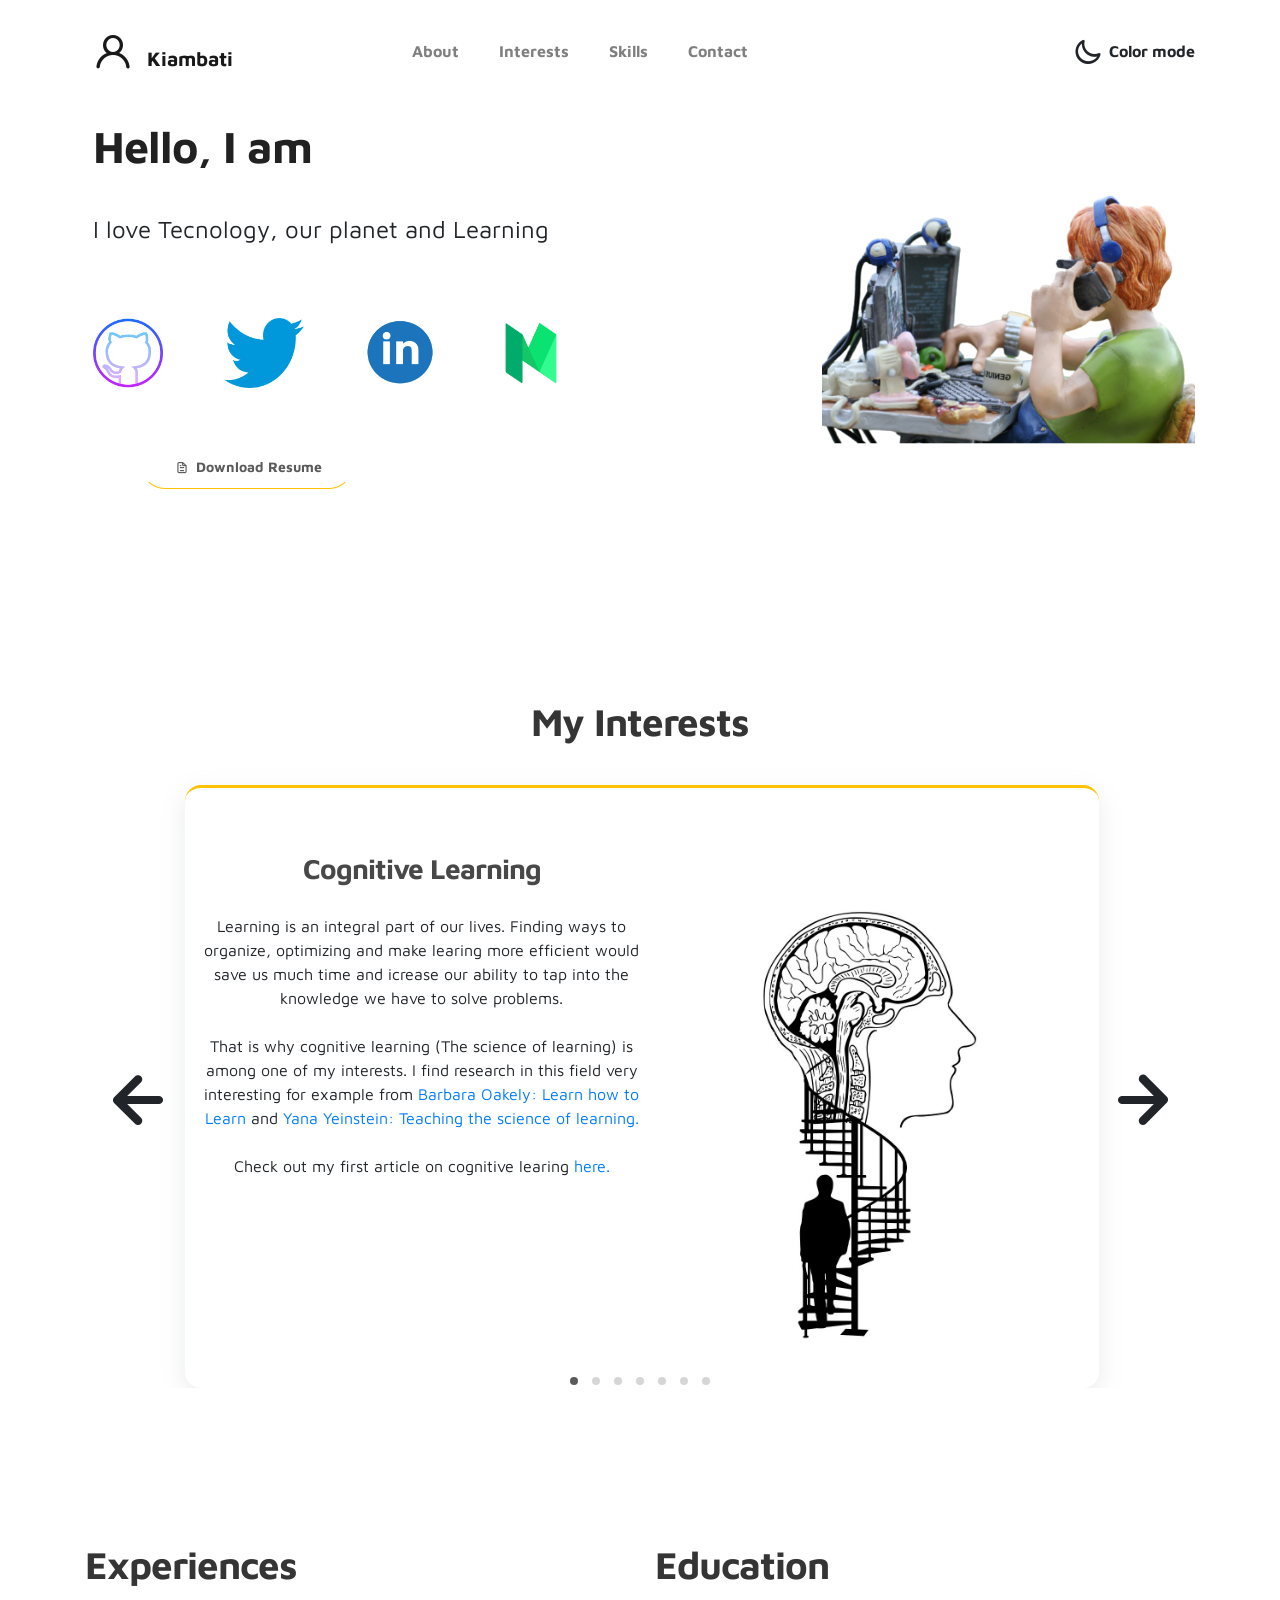
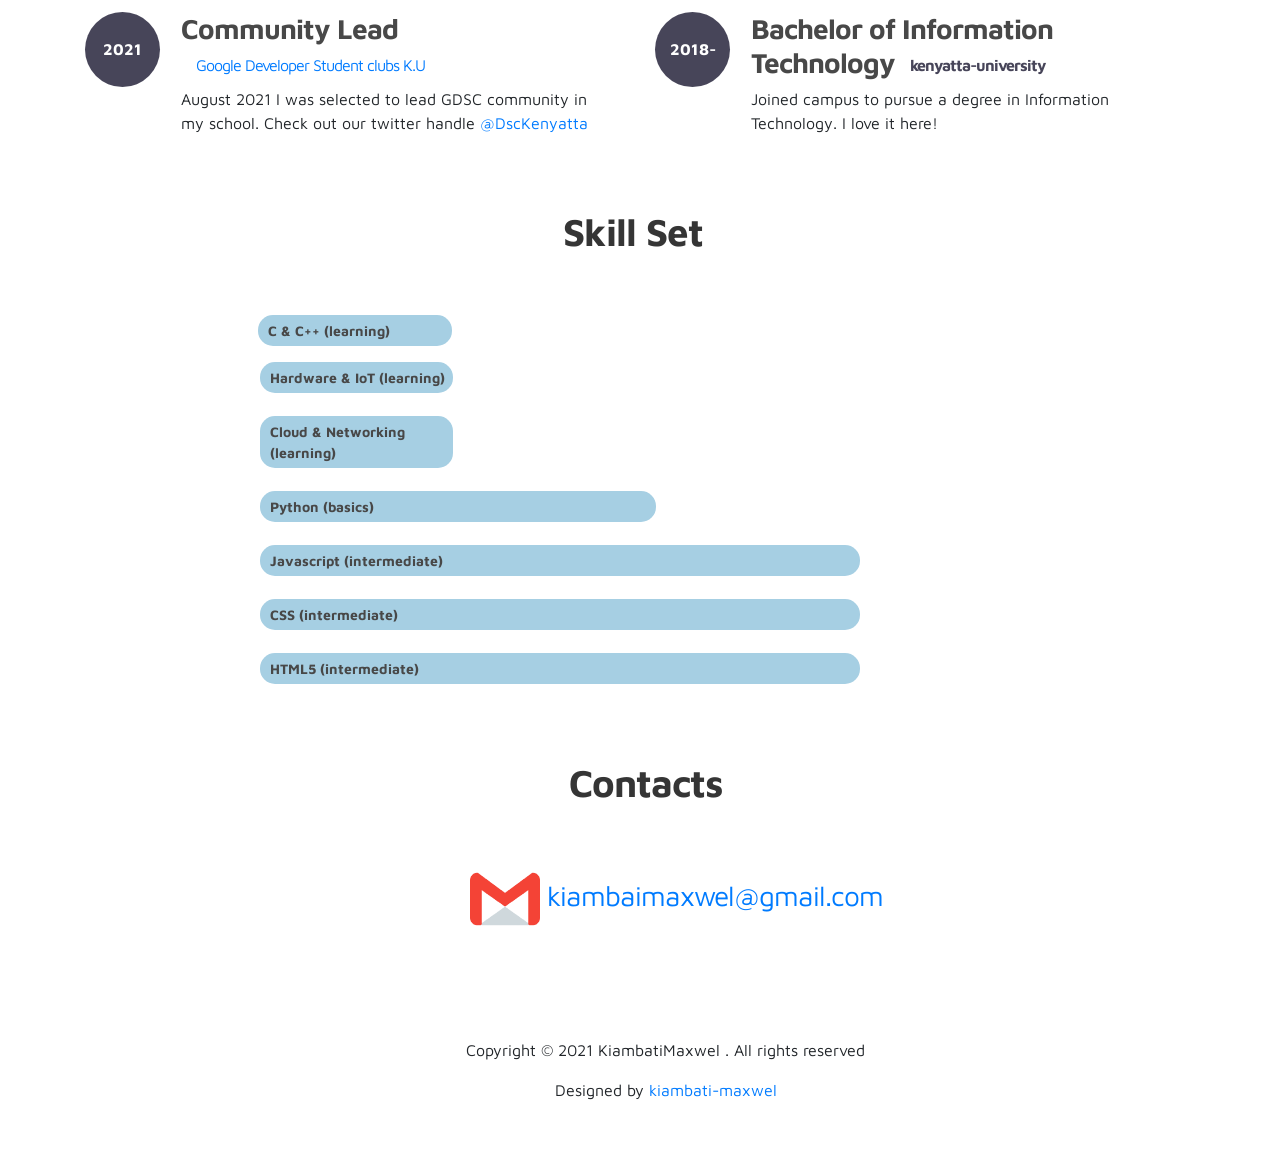
<file: index.html>
<!doctype html>
<html lang="en">
  <head>
    <meta charset="utf-8">
    <meta name="viewport" content="width=device-width, initial-scale=1, shrink-to-fit=no">
    <meta name="description" content="">
    <meta name="author" content="">

    <link rel="icon" href="./images/undraw/favicon.png?">

    <title>Kiambati Maxwel Portfolio</title>

    <link rel="stylesheet" href="css/bootstrap.min.css">
    <link rel="stylesheet" href="css/unicons.css">
    <link rel="stylesheet" href="css/owl.carousel.min.css">
    <link rel="stylesheet" href="css/owl.theme.default.min.css">

    <!-- MAIN STYLE -->
    <link rel="stylesheet" href="css/tooplate-style.css">
    <link rel="stylesheet" href="./css/skillbar.css">
    
<!--

Tooplate 2115 Marvel

https://www.tooplate.com/view/2115-marvel

-->
  </head>
  <body>

    <!-- MENU -->
    <nav class="navbar navbar-expand-sm navbar-light">
        <div class="container">
            <a class="navbar-brand" href="index.html"><i class='uil uil-user'></i> Kiambati</a>

            <button class="navbar-toggler" type="button" data-toggle="collapse" data-target="#navbarNav" aria-controls="navbarNav" aria-expanded="false"
                aria-label="Toggle navigation">
                <span class="navbar-toggler-icon"></span>
                <span class="navbar-toggler-icon"></span> 
                <span class="navbar-toggler-icon"></span>
            </button>

            <div class="collapse navbar-collapse" id="navbarNav">
                <ul class="navbar-nav mx-auto">
                    <li class="nav-item">
                        <a href="#about" class="nav-link"><span data-hover="About">About</span></a>
                    </li>
                    <li class="nav-item">
                        <a href="#project" class="nav-link"><span data-hover="Interests">Interests</span></a>
                    </li>
                    <li class="nav-item">
                        <a href="#resume" class="nav-link"><span data-hover="Skills">Skills</span></a>
                    </li>
                    <li class="nav-item">
                        <a href="#contact" class="nav-link"><span data-hover="Contact">Contact</span></a>
                    </li>
                </ul>

                <ul class="navbar-nav ml-lg-auto">
                    <div class="ml-lg-4">
                      <div class="color-mode d-lg-flex justify-content-center align-items-center">
                        <i class="color-mode-icon"></i>
                        Color mode
                      </div>
                    </div>
                </ul>
            </div>
        </div>
    </nav>

    <!-- ABOUT -->
    <section class="about full-screen d-lg-flex justify-content-center align-items-center" id="about">
        <div class="container">
            <div class="row">
                
                <div class="col-lg-7 col-md-12 col-12 d-flex align-items-center">
                    <div class="about-text">
                        <!-- <small class="small-text">Welcome to <span class="mobile-block">my portfolio website!</span></small> -->
                        <h1 class="animated animated-text">
                            <span class="mr-2">Hello, I am </span>
                                <div class="animated-info">
                                    <span class="animated-item">Kiambati Maxwel</span>
                                    <span class="animated-item">a Software Engineer</span>
                                    <span class="animated-item">an IT Specialist</span>
                                </div>
                        </h1>

                        <p class="info-paragraph-width">I love Tecnology, our planet and Learning </p>
                        
                        <div class="custom-btn-group mt-4 social-accounts">
                          <a href="https://github.com/kiambati-maxwel" target="_blank" ><img src="./images/undraw/gitub 2.png" alt="" width="70px" height="70px" ></a>
                          <a href="https://twitter.com/KiambatiMaxwel" target="_blank" ><img src="./images/undraw/twitter3.png" alt="" width="80px" height="70px" ></a>
                          <a href="https://www.linkedin.com/in/kiambati-maxwel-ab0030172/" target="_blank" ><img src="./images/undraw/linkedln2.png" alt="" width="70px" height="70px" ></a>
                          <a href="https://medium.com/@kiambatimaxwel" target="_blank" ><img src="./images/undraw/medium.png" alt="" width="70px" height="70px" ></a>
                          <a href="/images/project/resume.pdf" class="btn mr-lg-2 custom-btn download-btn"><i class='uil uil-file-alt'></i> Download Resume</a>
                                                 </div>
                    </div>
                </div>

                <div class="col-lg-5 col-md-12 col-12">
                    <div class="about-image svg">
                        <!-- <img src="images/undraw/undraw_software_engineer_lvl5.svg" class="img-fluid" alt="svg image"> -->
                        <img src="./images/undraw/alchemist.png" class="img-fluid" alt="img svg">
                      </div>
                </div>

            </div>
        </div>
    </section>

    <!-- PROJECTS -->
    <section class="project py-5" id="project">
        <div class="container">
                
                <div class="row">
                  <div class="col-lg-11 text-center mx-auto col-12">

                      <div class="col-lg-8 mx-auto">
                        <h2>My Interests</h2>
                      </div>

                      <div class="owl-carousel owl-theme">

                         <!-- Learning-->
                        <div class="item">
                          <div class="interest-info">
                           <div class="interest-description">
                              <h3>Cognitive Learning</h3>
                            <P>Learning is an integral part of our lives. Finding ways to organize, optimizing and make learing more efficient 
                              would save us much time and icrease our ability to tap into the knowledge we have to solve problems. <br><br> That is why cognitive learning
                              (The science of learning) is among one of my interests. I find research in this field very interesting for example from 
                             <a href="https://www.coursera.org/learn/learning-how-to-learn" target="_blank">Barbara Oakely: Learn how to Learn</a> and <a href="https://cognitiveresearchjournal.springeropen.com/articles/10.1186/s41235-017-0087-y" target="_blank">Yana Yeinstein: Teaching the science of learning.</a> <br><br>Check out my first article on cognitive learing <a href="https://medium.com/@kiambatimaxwel/the-cognitive-way-of-learning-288b62913231" target="_blank">here.</a>
                            </P>
                           </div>

                           <div class="interest-img">
                              <img src="./images/undraw/brain5.jpg" alt="" width="100%">
                           </div>
                           
                          </div>
                        </div>

                         <!-- Learning-->
                        <div class="item">
                          <div class="interest-info">
                           <div class="interest-description">
                              <h3>STEM</h3>
                            <P>
                            Science, Technology, Engineering and Mathematics   are definately fascinating endevors. Having a midset devloped from the interaction with STEM goes a long way in 
                            creatively solvng problems. <br><br> 

                            The ability to integrate scientific principles from fields like physics, math, biology with technology is just mind blowing.
                            I draw some of my ispiration in engineering from countries such as Singapore, Israel and Germany. 
                            </P>
                           </div>

                           <div class="interest-img">
                              <img src="./images/undraw/gears-gc49071936_1280.jpg" alt="" width="100%">
                           </div>
                           
                          </div>
                        </div>


                      <!-- Hardware-->
                        <div class="item">
                          <div class="interest-info">
                           <div class="interest-description">
                              <h3>Hardware</h3>
                            <P>Hardware architecture and design is quite intriquing for me, I believe a fundamental understanding of how hardware works is the beginning of creating meaningful solutions. <br><br>
                              Understanding basic electronics, computer hardware architectures,   and how hardware interacts with software provides a holistic view of the world today given that there are billions of devices and the numbers keep growing.
                            </P>
                           </div>

                           <div class="interest-img">
                              <img src="./images/undraw/IoTESP8266.jpg" alt="" width="100%">
                           </div>
                           
                          </div>
                        </div>

                        <!-- Networking -->
                         <div class="item">
                          <div class="interest-info">
                           <div class="interest-description">
                              <h3>Data communication and networks</h3>
                            <P>
                              Like Hardware, data communication and networks are core fundamental technologies. Understanding networking principles makes it possible to interconnect hardware devices. <br> <br> Networking is the backbone of the internet as we know it today. With the advent of APIs (Application Programming interface) in networking, things keep getting more interesting. The ability to create 
                              user communication interfaces for programs written on top of chips and operating systems is just amazing.
                           </div>

                           <div class="interest-img">
                              <img src="./images/undraw/youtube-g1a5e5a6ef_1280-removebg-preview.png" alt="" width="100%">
                           </div>
                          </div>
                        </div>


                        <!-- IoT-->

                         <div class="item">
                          <div class="interest-info">
                           <div class="interest-description">
                              <h3>Internet of Things</h3>
                            <P>
                              Getting to know hardware and networking fundamentals is just the beginning. All the fun lies in IoT, simply take that hardware knowledge and have fun. <br><br> You 
                              do this by creating hardware objects and things that interconnect with each other. IoT raises the possibilites 
                              in our world high. Did I mention you can perform complex AI and Machine learning algorithms on this tiny devices?
                            </P>
                           </div>

                           <div class="interest-img">
                              <img src="./images/undraw/IoT.png" alt="" width="100%">
                           </div>
                           
                          </div>
                        </div>


                         <div class="item">
                    
                          <div class="interest-info">
                           <div class="interest-description">
                              <h3>Cloud Technologies</h3>
                            <P>
                              Have you noticed that many of the tech interactions today happen in the cloud? <br><br>
                              Well, I used to think the cloud meant some virtual mystical place in space where we store our data. 
                              Turns out in very low terms its just renting powerful compute power and services and access them from anywhere in the world.
                              Connecting IoT devices, apps and intelligent edge to cloud makes me go wow!. 
                            </P>
                           </div>

                           <div class="interest-img">
                              <img src="./images/undraw/cloud-storage-gf85d77ed9_1920.png" alt="" width="100%">
                           </div>
                           
                          </div>
                        </div>
                  <!-- Computer science -->

                         <div class="item">
                    
                          <div class="interest-info">
                           <div class="interest-description">
                              <h3>Computer Science fundamentals</h3>
                            <P>
                               From math to data data-structures and algorithms, I beleive understanding the core fundamentals
                             of Computer Science goes along way into creativity and problem solving. <br><br> For example data-structures help in solving problems in efficient and productive ways. 
                             The contraints of the resources provided by small hardware devices calls for organised well thought programs. Data structures algorithms are are a representation
                            of creativity. 
                            </P>
                           </div>

                           <div class="interest-img">
                              <img src="./images/undraw/data-structures.jpg" alt="" width="100%" height="350px">
                           </div>
                           
                          </div>
                        </div>
                      

                  </div>
                </div>
        </div>
    </section>

    <!-- FEATURES -->
    <section class="resume py-5 d-lg-flex justify-content-center align-items-center" id="resume">
        <div class="container">
            <div class="row">

                <div class="col-lg-6 col-12">
                  <h2 class="mb-4">Experiences</h2>

                    <div class="timeline">
                        <div class="timeline-wrapper">
                             <div class="timeline-yr">
                                  <span>2021</span>
                             </div>
                             <div class="timeline-info">
                                  <h3><span>Community Lead</span><small><a href="https://gdsc.community.dev/kenyatta-university" target="_blank">Google Developer Student clubs K.U</a></small></h3>
                                  <p>August 2021  I was selected to lead GDSC community in my school. Check out our twitter handle <a href="https://www.twitter.com/DscKenyatta" target="_blank">@DscKenyatta</a></p>
                             </div>
                        </div>

                    </div>
                </div>

                <div class="col-lg-6 col-12">
                  <h2 class="mb-4 mobile-mt-2">Education</h2>

                    <div class="timeline">
                        <div class="timeline-wrapper">
                             <div class="timeline-yr">
                                  <span>2018-2024</span>
                             </div>
                             <div class="timeline-info">
                                  <h3><span>Bachelor of Information Technology</span><small>kenyatta-university</small></h3>
                                  <p>Joined campus to pursue a degree in Information Technology. I love it here!</p>
                             </div>
                        </div>

                    </div>
                </div>
                
            </div>
        </div>
    </section>

    <div class="container-skills" id="resume">
      <h2>Skill Set</h2>
      <div class="bar back learning" data-skill="C & C++     (learning)" </div>
       <div class="bar back learning" data-skill="Hardware & IoT   (learning)" ></div>
       <div class="bar back learning" data-skill="Cloud & Networking (learning)"></div>
      <div class="bar back basic" data-skill="Python (basics)"></div>
      <div class="bar back intermediate" data-skill="Javascript (intermediate)"></div>
      <div class="bar back intermediate" data-skill="CSS (intermediate)"></div>
      <div class="bar back intermediate" data-skill="HTML5 (intermediate)"></div>
    </div>
    
    <!-- CONTACT -->
    <section class="contact py-5" id="contact">
      <div class="container">
        <h2>Contacts</h2>
                <h3 class="mail-to"><img src="./images/undraw/gmailpng.png" alt="Email"  width="70px" height="70px"> <a  href = "mailto: abc@example.com"> kiambaimaxwel@gmail.com</a></h3>
      </div>
    </section>

    <!-- FOOTER -->
     <footer class="footer py-5">
          <div class="container">
               <div class="row">

                    <div class="col-lg-12 col-12" style="margin-left: -10%;">                                
                        <p class="copyright-text text-center">Copyright &copy; 2021 KiambatiMaxwel . All rights reserved</p>
                        <p class="copyright-text text-center">Designed by <a rel="nofollow" href="https://twitter.com/KiambatiMaxwel">kiambati-maxwel</a></p>
                    </div>
                    
               </div>
          </div>
     </footer>

    <script src="js/jquery-3.3.1.min.js"></script>
    <script src="js/popper.min.js"></script>
    <script src="js/bootstrap.min.js"></script>
    <script src="js/Headroom.js"></script>
    <script src="js/jQuery.headroom.js"></script>
    <script src="js/owl.carousel.min.js"></script>
    <script src="js/smoothscroll.js"></script>
    <script src="js/custom.js"></script>

  </body>
</html>
</file>
<file: css/unicons.css>
@font-face {
  font-family: 'unicons';
  src: url('../font/unicons.eot?42479262');
  src: url('../font/unicons.eot?42479262#iefix') format('embedded-opentype'),
       url('../font/unicons.woff2?42479262') format('woff2'),
       url('../font/unicons.woff?42479262') format('woff'),
       url('../font/unicons.ttf?42479262') format('truetype'),
       url('../font/unicons.svg?42479262#unicons') format('svg');
  font-weight: normal;
  font-style: normal;
}
/* Chrome hack: SVG is rendered more smooth in Windozze. 100% magic, uncomment if you need it. */
/* Note, that will break hinting! In other OS-es font will be not as sharp as it could be */
/*
@media screen and (-webkit-min-device-pixel-ratio:0) {
  @font-face {
    font-family: 'unicons';
    src: url('../font/unicons.svg?42479262#unicons') format('svg');
  }
}
*/
 
 [class^="uil-"]:before, [class*=" uil-"]:before {
  font-family: "unicons";
  font-style: normal;
  font-weight: normal;
  speak: none;
 
  display: inline-block;
  text-decoration: inherit;
  width: 1em;
  margin-right: .2em;
  text-align: center;
  /* opacity: .8; */
 
  /* For safety - reset parent styles, that can break glyph codes*/
  font-variant: normal;
  text-transform: none;
 
  /* fix buttons height, for twitter bootstrap */
  line-height: 1em;
 
  /* Animation center compensation - margins should be symmetric */
  /* remove if not needed */
  margin-left: .2em;
 
  /* you can be more comfortable with increased icons size */
  /* font-size: 120%; */
 
  /* Font smoothing. That was taken from TWBS */
  -webkit-font-smoothing: antialiased;
  -moz-osx-font-smoothing: grayscale;
 
  /* Uncomment for 3D effect */
  /* text-shadow: 1px 1px 1px rgba(127, 127, 127, 0.3); */
}
 
.uil-abacus:before { content: '\e800'; } /* '' */
.uil-accessible-icon-alt:before { content: '\e801'; } /* '' */
.uil-adjust-alt:before { content: '\e802'; } /* '' */
.uil-adjust-circle:before { content: '\e803'; } /* '' */
.uil-adjust-half:before { content: '\e804'; } /* '' */
.uil-adjust:before { content: '\e805'; } /* '' */
.uil-airplay:before { content: '\e806'; } /* '' */
.uil-align-alt:before { content: '\e807'; } /* '' */
.uil-align-center-alt:before { content: '\e808'; } /* '' */
.uil-align-center-h:before { content: '\e809'; } /* '' */
.uil-align-center-justify:before { content: '\e80a'; } /* '' */
.uil-align-center-v:before { content: '\e80b'; } /* '' */
.uil-align-center:before { content: '\e80c'; } /* '' */
.uil-align-justify:before { content: '\e80d'; } /* '' */
.uil-align-left-justify:before { content: '\e80e'; } /* '' */
.uil-align-left:before { content: '\e80f'; } /* '' */
.uil-align-letter-right:before { content: '\e810'; } /* '' */
.uil-align-right-justify:before { content: '\e811'; } /* '' */
.uil-align-right:before { content: '\e812'; } /* '' */
.uil-align:before { content: '\e813'; } /* '' */
.uil-ambulance:before { content: '\e814'; } /* '' */
.uil-analysis:before { content: '\e815'; } /* '' */
.uil-analytics:before { content: '\e816'; } /* '' */
.uil-anchor:before { content: '\e817'; } /* '' */
.uil-android-phone-slash:before { content: '\e818'; } /* '' */
.uil-angle-double-down:before { content: '\e819'; } /* '' */
.uil-angle-double-left:before { content: '\e81a'; } /* '' */
.uil-angle-double-right:before { content: '\e81b'; } /* '' */
.uil-angle-double-up:before { content: '\e81c'; } /* '' */
.uil-angle-down:before { content: '\e81d'; } /* '' */
.uil-angle-left:before { content: '\e81e'; } /* '' */
.uil-angle-right-b:before { content: '\e81f'; } /* '' */
.uil-angle-right:before { content: '\e820'; } /* '' */
.uil-angle-up:before { content: '\e821'; } /* '' */
.uil-annoyed-alt:before { content: '\e822'; } /* '' */
.uil-annoyed:before { content: '\e823'; } /* '' */
.uil-apps:before { content: '\e824'; } /* '' */
.uil-archive-alt:before { content: '\e825'; } /* '' */
.uil-archive:before { content: '\e826'; } /* '' */
.uil-arrow-break:before { content: '\e827'; } /* '' */
.uil-arrow-circle-down:before { content: '\e828'; } /* '' */
.uil-arrow-circle-left:before { content: '\e829'; } /* '' */
.uil-arrow-circle-right:before { content: '\e82a'; } /* '' */
.uil-arrow-circle-up:before { content: '\e82b'; } /* '' */
.uil-arrow-compress-h:before { content: '\e82c'; } /* '' */
.uil-arrow-down-left:before { content: '\e82d'; } /* '' */
.uil-arrow-down-right:before { content: '\e82e'; } /* '' */
.uil-arrow-down:before { content: '\e82f'; } /* '' */
.uil-arrow-from-right:before { content: '\e830'; } /* '' */
.uil-arrow-from-top:before { content: '\e831'; } /* '' */
.uil-arrow-growth:before { content: '\e832'; } /* '' */
.uil-arrow-left:before { content: '\e833'; } /* '' */
.uil-arrow-random:before { content: '\e834'; } /* '' */
.uil-arrow-resize-diagonal:before { content: '\e835'; } /* '' */
.uil-arrow-right:before { content: '\e836'; } /* '' */
.uil-arrow-to-bottom:before { content: '\e837'; } /* '' */
.uil-arrow-to-right:before { content: '\e838'; } /* '' */
.uil-arrow-up-left:before { content: '\e839'; } /* '' */
.uil-arrow-up-right:before { content: '\e83a'; } /* '' */
.uil-arrow-up:before { content: '\e83b'; } /* '' */
.uil-arrows-h-alt:before { content: '\e83c'; } /* '' */
.uil-arrows-h:before { content: '\e83d'; } /* '' */
.uil-arrows-left-down:before { content: '\e83e'; } /* '' */
.uil-arrows-maximize:before { content: '\e83f'; } /* '' */
.uil-arrows-merge:before { content: '\e840'; } /* '' */
.uil-arrows-resize-h:before { content: '\e841'; } /* '' */
.uil-arrows-resize-v:before { content: '\e842'; } /* '' */
.uil-arrows-resize:before { content: '\e843'; } /* '' */
.uil-arrows-right-down:before { content: '\e844'; } /* '' */
.uil-arrows-shrink-h:before { content: '\e845'; } /* '' */
.uil-arrows-shrink-v:before { content: '\e846'; } /* '' */
.uil-arrows-up-right:before { content: '\e847'; } /* '' */
.uil-arrows-v-alt:before { content: '\e848'; } /* '' */
.uil-arrows-v:before { content: '\e849'; } /* '' */
.uil-at:before { content: '\e84a'; } /* '' */
.uil-atm-card:before { content: '\e84b'; } /* '' */
.uil-atom:before { content: '\e84c'; } /* '' */
.uil-auto-flash:before { content: '\e84d'; } /* '' */
.uil-award-alt:before { content: '\e84e'; } /* '' */
.uil-award:before { content: '\e84f'; } /* '' */
.uil-baby-carriage:before { content: '\e850'; } /* '' */
.uil-backpack:before { content: '\e851'; } /* '' */
.uil-backspace:before { content: '\e852'; } /* '' */
.uil-backward:before { content: '\e853'; } /* '' */
.uil-bag-alt:before { content: '\e854'; } /* '' */
.uil-bag-slash:before { content: '\e855'; } /* '' */
.uil-bag:before { content: '\e856'; } /* '' */
.uil-ball:before { content: '\e857'; } /* '' */
.uil-ban:before { content: '\e858'; } /* '' */
.uil-bars:before { content: '\e859'; } /* '' */
.uil-basketball-hoop:before { content: '\e85a'; } /* '' */
.uil-basketball:before { content: '\e85b'; } /* '' */
.uil-battery-bolt:before { content: '\e85c'; } /* '' */
.uil-battery-empty:before { content: '\e85d'; } /* '' */
.uil-bed-double:before { content: '\e85e'; } /* '' */
.uil-bed:before { content: '\e85f'; } /* '' */
.uil-bell-school:before { content: '\e860'; } /* '' */
.uil-bell-slash:before { content: '\e861'; } /* '' */
.uil-bill:before { content: '\e862'; } /* '' */
.uil-bitcoin-circle:before { content: '\e863'; } /* '' */
.uil-bitcoin:before { content: '\e864'; } /* '' */
.uil-bluetooth-b:before { content: '\e865'; } /* '' */
.uil-bolt-alt:before { content: '\e866'; } /* '' */
.uil-bolt-slash:before { content: '\e867'; } /* '' */
.uil-bolt:before { content: '\e868'; } /* '' */
.uil-book-alt:before { content: '\e869'; } /* '' */
.uil-book-medical:before { content: '\e86a'; } /* '' */
.uil-book-open:before { content: '\e86b'; } /* '' */
.uil-book-reader:before { content: '\e86c'; } /* '' */
.uil-book:before { content: '\e86d'; } /* '' */
.uil-bookmark-full:before { content: '\e86e'; } /* '' */
.uil-bookmark:before { content: '\e86f'; } /* '' */
.uil-books:before { content: '\e870'; } /* '' */
.uil-boombox:before { content: '\e871'; } /* '' */
.uil-border-alt:before { content: '\e872'; } /* '' */
.uil-border-bottom:before { content: '\e873'; } /* '' */
.uil-border-clear:before { content: '\e874'; } /* '' */
.uil-border-horizontal:before { content: '\e875'; } /* '' */
.uil-border-inner:before { content: '\e876'; } /* '' */
.uil-border-left:before { content: '\e877'; } /* '' */
.uil-border-out:before { content: '\e878'; } /* '' */
.uil-border-right:before { content: '\e879'; } /* '' */
.uil-border-top:before { content: '\e87a'; } /* '' */
.uil-border-vertical:before { content: '\e87b'; } /* '' */
.uil-box:before { content: '\e87c'; } /* '' */
.uil-briefcase-alt:before { content: '\e87d'; } /* '' */
.uil-briefcase:before { content: '\e87e'; } /* '' */
.uil-bright:before { content: '\e87f'; } /* '' */
.uil-brightness-empty:before { content: '\e880'; } /* '' */
.uil-brightness-half:before { content: '\e881'; } /* '' */
.uil-brightness-low:before { content: '\e882'; } /* '' */
.uil-brightness-minus:before { content: '\e883'; } /* '' */
.uil-brightness-plus:before { content: '\e884'; } /* '' */
.uil-brightness:before { content: '\e885'; } /* '' */
.uil-bring-bottom:before { content: '\e886'; } /* '' */
.uil-bring-front:before { content: '\e887'; } /* '' */
.uil-brush-alt:before { content: '\e888'; } /* '' */
.uil-bug:before { content: '\e889'; } /* '' */
.uil-building:before { content: '\e88a'; } /* '' */
.uil-bullseye:before { content: '\e88b'; } /* '' */
.uil-bus-alt:before { content: '\e88c'; } /* '' */
.uil-bus-school:before { content: '\e88d'; } /* '' */
.uil-bus:before { content: '\e88e'; } /* '' */
.uil-calcualtor:before { content: '\e88f'; } /* '' */
.uil-calculator-alt:before { content: '\e890'; } /* '' */
.uil-calendar-alt:before { content: '\e891'; } /* '' */
.uil-calendar-slash:before { content: '\e892'; } /* '' */
.uil-calender:before { content: '\e893'; } /* '' */
.uil-calling:before { content: '\e894'; } /* '' */
.uil-camera-plus:before { content: '\e895'; } /* '' */
.uil-camera-slash:before { content: '\e896'; } /* '' */
.uil-camera:before { content: '\e897'; } /* '' */
.uil-cancel:before { content: '\e898'; } /* '' */
.uil-capsule:before { content: '\e899'; } /* '' */
.uil-capture:before { content: '\e89a'; } /* '' */
.uil-car-sideview:before { content: '\e89b'; } /* '' */
.uil-car-slash:before { content: '\e89c'; } /* '' */
.uil-car-wash:before { content: '\e89d'; } /* '' */
.uil-car:before { content: '\e89e'; } /* '' */
.uil-card-atm:before { content: '\e89f'; } /* '' */
.uil-caret-right:before { content: '\e8a0'; } /* '' */
.uil-cart:before { content: '\e8a1'; } /* '' */
.uil-cell:before { content: '\e8a2'; } /* '' */
.uil-celsius:before { content: '\e8a3'; } /* '' */
.uil-chart-bar-alt:before { content: '\e8a4'; } /* '' */
.uil-chart-bar:before { content: '\e8a5'; } /* '' */
.uil-chart-down:before { content: '\e8a6'; } /* '' */
.uil-chart-growth-alt:before { content: '\e8a7'; } /* '' */
.uil-chart-growth:before { content: '\e8a8'; } /* '' */
.uil-chart-line:before { content: '\e8a9'; } /* '' */
.uil-chart-pie-alt:before { content: '\e8aa'; } /* '' */
.uil-chart-pie:before { content: '\e8ab'; } /* '' */
.uil-chart:before { content: '\e8ac'; } /* '' */
.uil-chat-bubble-user:before { content: '\e8ad'; } /* '' */
.uil-chat-info:before { content: '\e8ae'; } /* '' */
.uil-chat:before { content: '\e8af'; } /* '' */
.uil-check-circle:before { content: '\e8b0'; } /* '' */
.uil-check-square:before { content: '\e8b1'; } /* '' */
.uil-check:before { content: '\e8b2'; } /* '' */
.uil-circle-layer:before { content: '\e8b3'; } /* '' */
.uil-circle:before { content: '\e8b4'; } /* '' */
.uil-circuit:before { content: '\e8b5'; } /* '' */
.uil-clapper-board:before { content: '\e8b6'; } /* '' */
.uil-clipboard-alt:before { content: '\e8b7'; } /* '' */
.uil-clipboard-blank:before { content: '\e8b8'; } /* '' */
.uil-clipboard-notes:before { content: '\e8b9'; } /* '' */
.uil-clipboard:before { content: '\e8ba'; } /* '' */
.uil-clock-eight:before { content: '\e8bb'; } /* '' */
.uil-clock-five:before { content: '\e8bc'; } /* '' */
.uil-clock-nine:before { content: '\e8bd'; } /* '' */
.uil-clock-seven:before { content: '\e8be'; } /* '' */
.uil-clock-ten:before { content: '\e8bf'; } /* '' */
.uil-clock-three:before { content: '\e8c0'; } /* '' */
.uil-clock-two:before { content: '\e8c1'; } /* '' */
.uil-clock:before { content: '\e8c2'; } /* '' */
.uil-closed-captioning:before { content: '\e8c3'; } /* '' */
.uil-cloud-block:before { content: '\e8c4'; } /* '' */
.uil-cloud-bookmark:before { content: '\e8c5'; } /* '' */
.uil-cloud-check:before { content: '\e8c6'; } /* '' */
.uil-cloud-computing:before { content: '\e8c7'; } /* '' */
.uil-cloud-data-connection:before { content: '\e8c8'; } /* '' */
.uil-cloud-database-tree:before { content: '\e8c9'; } /* '' */
.uil-cloud-download:before { content: '\e8ca'; } /* '' */
.uil-cloud-drizzle:before { content: '\e8cb'; } /* '' */
.uil-cloud-exclamation:before { content: '\e8cc'; } /* '' */
.uil-cloud-hail:before { content: '\e8cd'; } /* '' */
.uil-cloud-heart:before { content: '\e8ce'; } /* '' */
.uil-cloud-info:before { content: '\e8cf'; } /* '' */
.uil-cloud-lock:before { content: '\e8d0'; } /* '' */
.uil-cloud-meatball:before { content: '\e8d1'; } /* '' */
.uil-cloud-moon-hail:before { content: '\e8d2'; } /* '' */
.uil-cloud-moon-meatball:before { content: '\e8d3'; } /* '' */
.uil-cloud-moon-rain:before { content: '\e8d4'; } /* '' */
.uil-cloud-moon-showers:before { content: '\e8d5'; } /* '' */
.uil-cloud-moon:before { content: '\e8d6'; } /* '' */
.uil-cloud-question:before { content: '\e8d7'; } /* '' */
.uil-cloud-rain-sun:before { content: '\e8d8'; } /* '' */
.uil-cloud-rain:before { content: '\e8d9'; } /* '' */
.uil-cloud-redo:before { content: '\e8da'; } /* '' */
.uil-cloud-set:before { content: '\e8db'; } /* '' */
.uil-cloud-share:before { content: '\e8dc'; } /* '' */
.uil-cloud-shield:before { content: '\e8dd'; } /* '' */
.uil-cloud-showers-alt:before { content: '\e8de'; } /* '' */
.uil-cloud-showers-heavy:before { content: '\e8df'; } /* '' */
.uil-cloud-showers:before { content: '\e8e0'; } /* '' */
.uil-cloud-slash:before { content: '\e8e1'; } /* '' */
.uil-cloud-sun-hail:before { content: '\e8e2'; } /* '' */
.uil-cloud-sun-meatball:before { content: '\e8e3'; } /* '' */
.uil-cloud-sun-rain-alt:before { content: '\e8e4'; } /* '' */
.uil-cloud-sun-rain:before { content: '\e8e5'; } /* '' */
.uil-cloud-sun-tear:before { content: '\e8e6'; } /* '' */
.uil-cloud-sun:before { content: '\e8e7'; } /* '' */
.uil-cloud-times:before { content: '\e8e8'; } /* '' */
.uil-cloud-unlock:before { content: '\e8e9'; } /* '' */
.uil-cloud-upload:before { content: '\e8ea'; } /* '' */
.uil-cloud-wifi:before { content: '\e8eb'; } /* '' */
.uil-cloud-wind:before { content: '\e8ec'; } /* '' */
.uil-cloud:before { content: '\e8ed'; } /* '' */
.uil-clouds:before { content: '\e8ee'; } /* '' */
.uil-club:before { content: '\e8ef'; } /* '' */
.uil-code:before { content: '\e8f0'; } /* '' */
.uil-coffee:before { content: '\e8f1'; } /* '' */
.uil-cog:before { content: '\e8f2'; } /* '' */
.uil-coins:before { content: '\e8f3'; } /* '' */
.uil-columns:before { content: '\e8f4'; } /* '' */
.uil-comment-alt-block:before { content: '\e8f5'; } /* '' */
.uil-comment-alt-chart-lines:before { content: '\e8f6'; } /* '' */
.uil-comment-alt-check:before { content: '\e8f7'; } /* '' */
.uil-comment-alt-dots:before { content: '\e8f8'; } /* '' */
.uil-comment-alt-download:before { content: '\e8f9'; } /* '' */
.uil-comment-alt-edit:before { content: '\e8fa'; } /* '' */
.uil-comment-alt-exclamation:before { content: '\e8fb'; } /* '' */
.uil-comment-alt-heart:before { content: '\e8fc'; } /* '' */
.uil-comment-alt-image:before { content: '\e8fd'; } /* '' */
.uil-comment-alt-info:before { content: '\e8fe'; } /* '' */
.uil-comment-alt-lines:before { content: '\e8ff'; } /* '' */
.uil-comment-alt-lock:before { content: '\e900'; } /* '' */
.uil-comment-alt-medical:before { content: '\e901'; } /* '' */
.uil-comment-alt-message:before { content: '\e902'; } /* '' */
.uil-comment-alt-notes:before { content: '\e903'; } /* '' */
.uil-comment-alt-plus:before { content: '\e904'; } /* '' */
.uil-comment-alt-question:before { content: '\e905'; } /* '' */
.uil-comment-alt-redo:before { content: '\e906'; } /* '' */
.uil-comment-alt-search:before { content: '\e907'; } /* '' */
.uil-comment-alt-share:before { content: '\e908'; } /* '' */
.uil-comment-alt-shield:before { content: '\e909'; } /* '' */
.uil-comment-alt-upload:before { content: '\e90a'; } /* '' */
.uil-comment-alt-verify:before { content: '\e90b'; } /* '' */
.uil-comment-alt:before { content: '\e90c'; } /* '' */
.uil-comment-block:before { content: '\e90d'; } /* '' */
.uil-comment-chart-line:before { content: '\e90e'; } /* '' */
.uil-comment-check:before { content: '\e90f'; } /* '' */
.uil-comment-dots:before { content: '\e910'; } /* '' */
.uil-comment-download:before { content: '\e911'; } /* '' */
.uil-comment-edit:before { content: '\e912'; } /* '' */
.uil-comment-exclamation:before { content: '\e913'; } /* '' */
.uil-comment-heart:before { content: '\e914'; } /* '' */
.uil-comment-image:before { content: '\e915'; } /* '' */
.uil-comment-info-alt:before { content: '\e916'; } /* '' */
.uil-comment-info:before { content: '\e917'; } /* '' */
.uil-comment-lines:before { content: '\e918'; } /* '' */
.uil-comment-lock:before { content: '\e919'; } /* '' */
.uil-comment-medical:before { content: '\e91a'; } /* '' */
.uil-comment-message:before { content: '\e91b'; } /* '' */
.uil-comment-notes:before { content: '\e91c'; } /* '' */
.uil-comment-plus:before { content: '\e91d'; } /* '' */
.uil-comment-question:before { content: '\e91e'; } /* '' */
.uil-comment-redo:before { content: '\e91f'; } /* '' */
.uil-comment-search:before { content: '\e920'; } /* '' */
.uil-comment-share:before { content: '\e921'; } /* '' */
.uil-comment-shield:before { content: '\e922'; } /* '' */
.uil-comment-slash:before { content: '\e923'; } /* '' */
.uil-comment-upload:before { content: '\e924'; } /* '' */
.uil-comment-verify:before { content: '\e925'; } /* '' */
.uil-comment:before { content: '\e926'; } /* '' */
.uil-comments-alt:before { content: '\e927'; } /* '' */
.uil-comments:before { content: '\e928'; } /* '' */
.uil-commnet-alt-slash:before { content: '\e929'; } /* '' */
.uil-compact-disc:before { content: '\e92a'; } /* '' */
.uil-compass:before { content: '\e92b'; } /* '' */
.uil-compress-alt-left:before { content: '\e92c'; } /* '' */
.uil-compress-alt:before { content: '\e92d'; } /* '' */
.uil-compress-arrows:before { content: '\e92e'; } /* '' */
.uil-compress-lines:before { content: '\e92f'; } /* '' */
.uil-compress-point:before { content: '\e930'; } /* '' */
.uil-compress-v:before { content: '\e931'; } /* '' */
.uil-compress:before { content: '\e932'; } /* '' */
.uil-computer-mouse:before { content: '\e933'; } /* '' */
.uil-confused:before { content: '\e934'; } /* '' */
.uil-constructor:before { content: '\e935'; } /* '' */
.uil-copy-alt:before { content: '\e936'; } /* '' */
.uil-copy-landscape:before { content: '\e937'; } /* '' */
.uil-copy:before { content: '\e938'; } /* '' */
.uil-copyright:before { content: '\e939'; } /* '' */
.uil-corner-down-left:before { content: '\e93a'; } /* '' */
.uil-corner-down-right-alt:before { content: '\e93b'; } /* '' */
.uil-corner-down-right:before { content: '\e93c'; } /* '' */
.uil-corner-left-down:before { content: '\e93d'; } /* '' */
.uil-corner-right-down:before { content: '\e93e'; } /* '' */
.uil-corner-up-left-alt:before { content: '\e93f'; } /* '' */
.uil-corner-up-left:before { content: '\e940'; } /* '' */
.uil-corner-up-right-alt:before { content: '\e941'; } /* '' */
.uil-corner-up-right:before { content: '\e942'; } /* '' */
.uil-creative-commons-pd-alt:before { content: '\e943'; } /* '' */
.uil-creative-commons-pd:before { content: '\e944'; } /* '' */
.uil-crockery:before { content: '\e945'; } /* '' */
.uil-crop-alt-rotate-left:before { content: '\e946'; } /* '' */
.uil-crop-alt-rotate-right:before { content: '\e947'; } /* '' */
.uil-crop-alt:before { content: '\e948'; } /* '' */
.uil-crosshair-alt:before { content: '\e949'; } /* '' */
.uil-crosshair:before { content: '\e94a'; } /* '' */
.uil-crosshairs:before { content: '\e94b'; } /* '' */
.uil-cube:before { content: '\e94c'; } /* '' */
.uil-data-sharing:before { content: '\e94d'; } /* '' */
.uil-database-alt:before { content: '\e94e'; } /* '' */
.uil-database:before { content: '\e94f'; } /* '' */
.uil-desert:before { content: '\e950'; } /* '' */
.uil-desktop-alt-slash:before { content: '\e951'; } /* '' */
.uil-desktop-alt:before { content: '\e952'; } /* '' */
.uil-desktop-cloud-alt:before { content: '\e953'; } /* '' */
.uil-desktop-slash:before { content: '\e954'; } /* '' */
.uil-desktop:before { content: '\e955'; } /* '' */
.uil-dialpad-alt:before { content: '\e956'; } /* '' */
.uil-dialpad:before { content: '\e957'; } /* '' */
.uil-diamond:before { content: '\e958'; } /* '' */
.uil-diary-alt:before { content: '\e959'; } /* '' */
.uil-diary:before { content: '\e95a'; } /* '' */
.uil-dice-five:before { content: '\e95b'; } /* '' */
.uil-dice-four:before { content: '\e95c'; } /* '' */
.uil-dice-one:before { content: '\e95d'; } /* '' */
.uil-dice-six:before { content: '\e95e'; } /* '' */
.uil-dice-three:before { content: '\e95f'; } /* '' */
.uil-dice-two:before { content: '\e960'; } /* '' */
.uil-direction:before { content: '\e961'; } /* '' */
.uil-directions:before { content: '\e962'; } /* '' */
.uil-dizzy-meh:before { content: '\e963'; } /* '' */
.uil-dna:before { content: '\e964'; } /* '' */
.uil-document-layout-center:before { content: '\e965'; } /* '' */
.uil-document-layout-left:before { content: '\e966'; } /* '' */
.uil-document-layout-right:before { content: '\e967'; } /* '' */
.uil-document:before { content: '\e968'; } /* '' */
.uil-dollar-alt:before { content: '\e969'; } /* '' */
.uil-dollar-sign-alt:before { content: '\e96a'; } /* '' */
.uil-dollar-sign:before { content: '\e96b'; } /* '' */
.uil-down-arrow:before { content: '\e96c'; } /* '' */
.uil-download-alt:before { content: '\e96d'; } /* '' */
.uil-dribbble:before { content: '\e96e'; } /* '' */
.uil-drill:before { content: '\e96f'; } /* '' */
.uil-dropbox:before { content: '\e970'; } /* '' */
.uil-dumbbell:before { content: '\e971'; } /* '' */
.uil-edit-alt:before { content: '\e972'; } /* '' */
.uil-edit:before { content: '\e973'; } /* '' */
.uil-ellipsis-h:before { content: '\e974'; } /* '' */
.uil-ellipsis-v:before { content: '\e975'; } /* '' */
.uil-emoji:before { content: '\e976'; } /* '' */
.uil-enter:before { content: '\e977'; } /* '' */
.uil-entry:before { content: '\e978'; } /* '' */
.uil-envelope-add:before { content: '\e979'; } /* '' */
.uil-envelope-alt:before { content: '\e97a'; } /* '' */
.uil-envelope-block:before { content: '\e97b'; } /* '' */
.uil-envelope-bookmark:before { content: '\e97c'; } /* '' */
.uil-envelope-check:before { content: '\e97d'; } /* '' */
.uil-envelope-download-alt:before { content: '\e97e'; } /* '' */
.uil-envelope-download:before { content: '\e97f'; } /* '' */
.uil-envelope-edit:before { content: '\e980'; } /* '' */
.uil-envelope-exclamation:before { content: '\e981'; } /* '' */
.uil-envelope-heart:before { content: '\e982'; } /* '' */
.uil-envelope-info:before { content: '\e983'; } /* '' */
.uil-envelope-lock:before { content: '\e984'; } /* '' */
.uil-envelope-minus:before { content: '\e985'; } /* '' */
.uil-envelope-open:before { content: '\e986'; } /* '' */
.uil-envelope-question:before { content: '\e987'; } /* '' */
.uil-envelope-receive:before { content: '\e988'; } /* '' */
.uil-envelope-redo:before { content: '\e989'; } /* '' */
.uil-envelope-search:before { content: '\e98a'; } /* '' */
.uil-envelope-send:before { content: '\e98b'; } /* '' */
.uil-envelope-share:before { content: '\e98c'; } /* '' */
.uil-envelope-shield:before { content: '\e98d'; } /* '' */
.uil-envelope-star:before { content: '\e98e'; } /* '' */
.uil-envelope-times:before { content: '\e98f'; } /* '' */
.uil-envelope-upload-alt:before { content: '\e990'; } /* '' */
.uil-envelope-upload:before { content: '\e991'; } /* '' */
.uil-envelope:before { content: '\e992'; } /* '' */
.uil-envelopes:before { content: '\e993'; } /* '' */
.uil-equal-circle:before { content: '\e994'; } /* '' */
.uil-euro-circle:before { content: '\e995'; } /* '' */
.uil-euro:before { content: '\e996'; } /* '' */
.uil-exchange-alt:before { content: '\e997'; } /* '' */
.uil-exchange:before { content: '\e998'; } /* '' */
.uil-exclamation-circle:before { content: '\e999'; } /* '' */
.uil-exclamation-octagon:before { content: '\e99a'; } /* '' */
.uil-exclamation-triangle:before { content: '\e99b'; } /* '' */
.uil-exclude:before { content: '\e99c'; } /* '' */
.uil-exit:before { content: '\e99d'; } /* '' */
.uil-expand-alt:before { content: '\e99e'; } /* '' */
.uil-expand-arrows-alt:before { content: '\e99f'; } /* '' */
.uil-expand-arrows:before { content: '\e9a0'; } /* '' */
.uil-expand-from-corner:before { content: '\e9a1'; } /* '' */
.uil-expand-left:before { content: '\e9a2'; } /* '' */
.uil-export:before { content: '\e9a3'; } /* '' */
.uil-exposure-alt:before { content: '\e9a4'; } /* '' */
.uil-exposure-increase:before { content: '\e9a5'; } /* '' */
.uil-external-link-alt:before { content: '\e9a6'; } /* '' */
.uil-eye-slash:before { content: '\e9a7'; } /* '' */
.uil-eye:before { content: '\e9a8'; } /* '' */
.uil-facebook:before { content: '\e9a9'; } /* '' */
.uil-fahrenheit:before { content: '\e9aa'; } /* '' */
.uil-fast-mail-alt:before { content: '\e9ab'; } /* '' */
.uil-fast-mail:before { content: '\e9ac'; } /* '' */
.uil-favorite:before { content: '\e9ad'; } /* '' */
.uil-feedback:before { content: '\e9ae'; } /* '' */
.uil-file-alt:before { content: '\e9af'; } /* '' */
.uil-file-blank:before { content: '\e9b0'; } /* '' */
.uil-file-block-alt:before { content: '\e9b1'; } /* '' */
.uil-file-bookmark-alt:before { content: '\e9b2'; } /* '' */
.uil-file-check-alt:before { content: '\e9b3'; } /* '' */
.uil-file-check:before { content: '\e9b4'; } /* '' */
.uil-file-contract-dollar:before { content: '\e9b5'; } /* '' */
.uil-file-copy-alt:before { content: '\e9b6'; } /* '' */
.uil-file-download-alt:before { content: '\e9b7'; } /* '' */
.uil-file-download:before { content: '\e9b8'; } /* '' */
.uil-file-edit-alt:before { content: '\e9b9'; } /* '' */
.uil-file-exclamation-alt:before { content: '\e9ba'; } /* '' */
.uil-file-exclamation:before { content: '\e9bb'; } /* '' */
.uil-file-heart:before { content: '\e9bc'; } /* '' */
.uil-file-info-alt:before { content: '\e9bd'; } /* '' */
.uil-file-landscape-alt:before { content: '\e9be'; } /* '' */
.uil-file-landscape:before { content: '\e9bf'; } /* '' */
.uil-file-lanscape-slash:before { content: '\e9c0'; } /* '' */
.uil-file-lock-alt:before { content: '\e9c1'; } /* '' */
.uil-file-medical-alt:before { content: '\e9c2'; } /* '' */
.uil-file-medical:before { content: '\e9c3'; } /* '' */
.uil-file-minus-alt:before { content: '\e9c4'; } /* '' */
.uil-file-minus:before { content: '\e9c5'; } /* '' */
.uil-file-network:before { content: '\e9c6'; } /* '' */
.uil-file-plus-alt:before { content: '\e9c7'; } /* '' */
.uil-file-plus:before { content: '\e9c8'; } /* '' */
.uil-file-question-alt:before { content: '\e9c9'; } /* '' */
.uil-file-question:before { content: '\e9ca'; } /* '' */
.uil-file-redo-alt:before { content: '\e9cb'; } /* '' */
.uil-file-search-alt:before { content: '\e9cc'; } /* '' */
.uil-file-share-alt:before { content: '\e9cd'; } /* '' */
.uil-file-shield-alt:before { content: '\e9ce'; } /* '' */
.uil-file-slash:before { content: '\e9cf'; } /* '' */
.uil-file-times-alt:before { content: '\e9d0'; } /* '' */
.uil-file-times:before { content: '\e9d1'; } /* '' */
.uil-file-upload-alt:before { content: '\e9d2'; } /* '' */
.uil-file-upload:before { content: '\e9d3'; } /* '' */
.uil-file:before { content: '\e9d4'; } /* '' */
.uil-files-landscapes-alt:before { content: '\e9d5'; } /* '' */
.uil-files-landscapes:before { content: '\e9d6'; } /* '' */
.uil-film:before { content: '\e9d7'; } /* '' */
.uil-filter-slash:before { content: '\e9d8'; } /* '' */
.uil-filter:before { content: '\e9d9'; } /* '' */
.uil-flask-potion:before { content: '\e9da'; } /* '' */
.uil-flask:before { content: '\e9db'; } /* '' */
.uil-flip-h-alt:before { content: '\e9dc'; } /* '' */
.uil-flip-h:before { content: '\e9dd'; } /* '' */
.uil-flip-v-alt:before { content: '\e9de'; } /* '' */
.uil-flip-v:before { content: '\e9df'; } /* '' */
.uil-flower:before { content: '\e9e0'; } /* '' */
.uil-focus-add:before { content: '\e9e1'; } /* '' */
.uil-focus-target:before { content: '\e9e2'; } /* '' */
.uil-focus:before { content: '\e9e3'; } /* '' */
.uil-folder-check:before { content: '\e9e4'; } /* '' */
.uil-folder-download:before { content: '\e9e5'; } /* '' */
.uil-folder-exclamation:before { content: '\e9e6'; } /* '' */
.uil-folder-heart:before { content: '\e9e7'; } /* '' */
.uil-folder-info:before { content: '\e9e8'; } /* '' */
.uil-folder-lock:before { content: '\e9e9'; } /* '' */
.uil-folder-medical:before { content: '\e9ea'; } /* '' */
.uil-folder-minus:before { content: '\e9eb'; } /* '' */
.uil-folder-network:before { content: '\e9ec'; } /* '' */
.uil-folder-plus:before { content: '\e9ed'; } /* '' */
.uil-folder-question:before { content: '\e9ee'; } /* '' */
.uil-folder-slash:before { content: '\e9ef'; } /* '' */
.uil-folder-times:before { content: '\e9f0'; } /* '' */
.uil-folder-upload:before { content: '\e9f1'; } /* '' */
.uil-folder:before { content: '\e9f2'; } /* '' */
.uil-food:before { content: '\e9f3'; } /* '' */
.uil-football-american:before { content: '\e9f4'; } /* '' */
.uil-football-ball:before { content: '\e9f5'; } /* '' */
.uil-football:before { content: '\e9f6'; } /* '' */
.uil-forecastcloud-moon-tear:before { content: '\e9f7'; } /* '' */
.uil-forwaded-call:before { content: '\e9f8'; } /* '' */
.uil-forward:before { content: '\e9f9'; } /* '' */
.uil-frown:before { content: '\e9fa'; } /* '' */
.uil-game-structure:before { content: '\e9fb'; } /* '' */
.uil-game:before { content: '\e9fc'; } /* '' */
.uil-gift:before { content: '\e9fd'; } /* '' */
.uil-glass-martini-alt-slash:before { content: '\e9fe'; } /* '' */
.uil-glass-martini-alt:before { content: '\e9ff'; } /* '' */
.uil-glass-martini:before { content: '\ea00'; } /* '' */
.uil-glass-tea:before { content: '\ea01'; } /* '' */
.uil-glass:before { content: '\ea02'; } /* '' */
.uil-globe:before { content: '\ea03'; } /* '' */
.uil-gold:before { content: '\ea04'; } /* '' */
.uil-google-drive:before { content: '\ea05'; } /* '' */
.uil-graduation-hat:before { content: '\ea06'; } /* '' */
.uil-graph-bar:before { content: '\ea07'; } /* '' */
.uil-grid:before { content: '\ea08'; } /* '' */
.uil-grids:before { content: '\ea09'; } /* '' */
.uil-grin-tongue-wink-alt:before { content: '\ea0a'; } /* '' */
.uil-grin-tongue-wink:before { content: '\ea0b'; } /* '' */
.uil-grin:before { content: '\ea0c'; } /* '' */
.uil-grip-horizontal-line:before { content: '\ea0d'; } /* '' */
.uil-hdd:before { content: '\ea0e'; } /* '' */
.uil-headphones-alt:before { content: '\ea0f'; } /* '' */
.uil-headphones:before { content: '\ea10'; } /* '' */
.uil-heart-alt:before { content: '\ea11'; } /* '' */
.uil-heart-medical:before { content: '\ea12'; } /* '' */
.uil-heart-rate:before { content: '\ea13'; } /* '' */
.uil-heart-sign:before { content: '\ea14'; } /* '' */
.uil-heart:before { content: '\ea15'; } /* '' */
.uil-heartbeat:before { content: '\ea16'; } /* '' */
.uil-history-alt:before { content: '\ea17'; } /* '' */
.uil-history:before { content: '\ea18'; } /* '' */
.uil-home-alt:before { content: '\ea19'; } /* '' */
.uil-home:before { content: '\ea1a'; } /* '' */
.uil-horizontal-align-center:before { content: '\ea1b'; } /* '' */
.uil-horizontal-align-left:before { content: '\ea1c'; } /* '' */
.uil-horizontal-align-right:before { content: '\ea1d'; } /* '' */
.uil-horizontal-distribution-center:before { content: '\ea1e'; } /* '' */
.uil-horizontal-distribution-left:before { content: '\ea1f'; } /* '' */
.uil-horizontal-distribution-right:before { content: '\ea20'; } /* '' */
.uil-hunting:before { content: '\ea21'; } /* '' */
.uil-image-alt-slash:before { content: '\ea22'; } /* '' */
.uil-image-block:before { content: '\ea23'; } /* '' */
.uil-image-broken:before { content: '\ea24'; } /* '' */
.uil-image-check:before { content: '\ea25'; } /* '' */
.uil-image-download:before { content: '\ea26'; } /* '' */
.uil-image-edit:before { content: '\ea27'; } /* '' */
.uil-image-lock:before { content: '\ea28'; } /* '' */
.uil-image-minus:before { content: '\ea29'; } /* '' */
.uil-image-plus:before { content: '\ea2a'; } /* '' */
.uil-image-question:before { content: '\ea2b'; } /* '' */
.uil-image-redo:before { content: '\ea2c'; } /* '' */
.uil-image-resize-landscape:before { content: '\ea2d'; } /* '' */
.uil-image-resize-square:before { content: '\ea2e'; } /* '' */
.uil-image-search:before { content: '\ea2f'; } /* '' */
.uil-image-share:before { content: '\ea30'; } /* '' */
.uil-image-shield:before { content: '\ea31'; } /* '' */
.uil-image-slash:before { content: '\ea32'; } /* '' */
.uil-image-times:before { content: '\ea33'; } /* '' */
.uil-image-upload:before { content: '\ea34'; } /* '' */
.uil-image-v:before { content: '\ea35'; } /* '' */
.uil-image:before { content: '\ea36'; } /* '' */
.uil-images:before { content: '\ea37'; } /* '' */
.uil-incoming-call:before { content: '\ea38'; } /* '' */
.uil-info-circle:before { content: '\ea39'; } /* '' */
.uil-instagram:before { content: '\ea3a'; } /* '' */
.uil-invoice:before { content: '\ea3b'; } /* '' */
.uil-jackhammer:before { content: '\ea3c'; } /* '' */
.uil-kayak:before { content: '\ea3d'; } /* '' */
.uil-key-skeleton-alt:before { content: '\ea3e'; } /* '' */
.uil-key-skeleton:before { content: '\ea3f'; } /* '' */
.uil-keyboard-alt:before { content: '\ea40'; } /* '' */
.uil-keyboard-hide:before { content: '\ea41'; } /* '' */
.uil-keyboard-show:before { content: '\ea42'; } /* '' */
.uil-keyboard:before { content: '\ea43'; } /* '' */
.uil-keyhole-circle:before { content: '\ea44'; } /* '' */
.uil-keyhole-square-full:before { content: '\ea45'; } /* '' */
.uil-keyhole-square:before { content: '\ea46'; } /* '' */
.uil-kid:before { content: '\ea47'; } /* '' */
.uil-label-alt:before { content: '\ea48'; } /* '' */
.uil-label:before { content: '\ea49'; } /* '' */
.uil-lamp:before { content: '\ea4a'; } /* '' */
.uil-laptop-cloud:before { content: '\ea4b'; } /* '' */
.uil-laptop:before { content: '\ea4c'; } /* '' */
.uil-laughing:before { content: '\ea4d'; } /* '' */
.uil-layer-group-slash:before { content: '\ea4e'; } /* '' */
.uil-layer-group:before { content: '\ea4f'; } /* '' */
.uil-layers-alt:before { content: '\ea50'; } /* '' */
.uil-layers-slash:before { content: '\ea51'; } /* '' */
.uil-layers:before { content: '\ea52'; } /* '' */
.uil-left-arrow-from-left:before { content: '\ea53'; } /* '' */
.uil-left-arrow-to-left:before { content: '\ea54'; } /* '' */
.uil-left-indent-alt:before { content: '\ea55'; } /* '' */
.uil-left-indent:before { content: '\ea56'; } /* '' */
.uil-life-ring:before { content: '\ea57'; } /* '' */
.uil-lightbulb-alt:before { content: '\ea58'; } /* '' */
.uil-lightbulb:before { content: '\ea59'; } /* '' */
.uil-line-alt:before { content: '\ea5a'; } /* '' */
.uil-line-spacing:before { content: '\ea5b'; } /* '' */
.uil-link-alt:before { content: '\ea5c'; } /* '' */
.uil-link-broken:before { content: '\ea5d'; } /* '' */
.uil-link-h:before { content: '\ea5e'; } /* '' */
.uil-link:before { content: '\ea5f'; } /* '' */
.uil-list-ui-alt:before { content: '\ea60'; } /* '' */
.uil-list-ul:before { content: '\ea61'; } /* '' */
.uil-location-arrow-alt:before { content: '\ea62'; } /* '' */
.uil-location-arrow:before { content: '\ea63'; } /* '' */
.uil-location-pin-alt:before { content: '\ea64'; } /* '' */
.uil-location-point:before { content: '\ea65'; } /* '' */
.uil-location:before { content: '\ea66'; } /* '' */
.uil-lock-access:before { content: '\ea67'; } /* '' */
.uil-lock-alt:before { content: '\ea68'; } /* '' */
.uil-lock-open-alt:before { content: '\ea69'; } /* '' */
.uil-lock-slash:before { content: '\ea6a'; } /* '' */
.uil-lock:before { content: '\ea6b'; } /* '' */
.uil-mailbox-alt:before { content: '\ea6c'; } /* '' */
.uil-mailbox:before { content: '\ea6d'; } /* '' */
.uil-map-marker-alt:before { content: '\ea6e'; } /* '' */
.uil-map-marker-edit:before { content: '\ea6f'; } /* '' */
.uil-map-marker-info:before { content: '\ea70'; } /* '' */
.uil-map-marker-minus:before { content: '\ea71'; } /* '' */
.uil-map-marker-plus:before { content: '\ea72'; } /* '' */
.uil-map-marker-question:before { content: '\ea73'; } /* '' */
.uil-map-marker-shield:before { content: '\ea74'; } /* '' */
.uil-map-marker-slash:before { content: '\ea75'; } /* '' */
.uil-map-marker:before { content: '\ea76'; } /* '' */
.uil-map-pin-alt:before { content: '\ea77'; } /* '' */
.uil-map-pin:before { content: '\ea78'; } /* '' */
.uil-map:before { content: '\ea79'; } /* '' */
.uil-mars:before { content: '\ea7a'; } /* '' */
.uil-maximize-left:before { content: '\ea7b'; } /* '' */
.uil-medal:before { content: '\ea7c'; } /* '' */
.uil-medical-drip:before { content: '\ea7d'; } /* '' */
.uil-medical-square-full:before { content: '\ea7e'; } /* '' */
.uil-medical-square:before { content: '\ea7f'; } /* '' */
.uil-medical:before { content: '\ea80'; } /* '' */
.uil-medkit:before { content: '\ea81'; } /* '' */
.uil-meeting-board:before { content: '\ea82'; } /* '' */
.uil-meh-alt:before { content: '\ea83'; } /* '' */
.uil-meh-closed-eye:before { content: '\ea84'; } /* '' */
.uil-meh:before { content: '\ea85'; } /* '' */
.uil-message:before { content: '\ea86'; } /* '' */
.uil-microphone-slash:before { content: '\ea87'; } /* '' */
.uil-microphone:before { content: '\ea88'; } /* '' */
.uil-minus-circle:before { content: '\ea89'; } /* '' */
.uil-minus-path:before { content: '\ea8a'; } /* '' */
.uil-minus-square-full:before { content: '\ea8b'; } /* '' */
.uil-minus-square:before { content: '\ea8c'; } /* '' */
.uil-minus:before { content: '\ea8d'; } /* '' */
.uil-missed-call:before { content: '\ea8e'; } /* '' */
.uil-mobey-bill-slash:before { content: '\ea8f'; } /* '' */
.uil-mobile-android-alt:before { content: '\ea90'; } /* '' */
.uil-mobile-android:before { content: '\ea91'; } /* '' */
.uil-mobile-vibrate:before { content: '\ea92'; } /* '' */
.uil-modem:before { content: '\ea93'; } /* '' */
.uil-money-bill-stack:before { content: '\ea94'; } /* '' */
.uil-money-bill:before { content: '\ea95'; } /* '' */
.uil-money-insert:before { content: '\ea96'; } /* '' */
.uil-money-stack:before { content: '\ea97'; } /* '' */
.uil-money-withdraw:before { content: '\ea98'; } /* '' */
.uil-money-withdrawal:before { content: '\ea99'; } /* '' */
.uil-moneybag-alt:before { content: '\ea9a'; } /* '' */
.uil-moneybag:before { content: '\ea9b'; } /* '' */
.uil-monitor-heart-rate:before { content: '\ea9c'; } /* '' */
.uil-monitor:before { content: '\ea9d'; } /* '' */
.uil-moon-eclipse:before { content: '\ea9e'; } /* '' */
.uil-moon:before { content: '\ea9f'; } /* '' */
.uil-moonset:before { content: '\eaa0'; } /* '' */
.uil-mountains-sun:before { content: '\eaa1'; } /* '' */
.uil-mountains:before { content: '\eaa2'; } /* '' */
.uil-mouse-alt:before { content: '\eaa3'; } /* '' */
.uil-mouse:before { content: '\eaa4'; } /* '' */
.uil-multiply:before { content: '\eaa5'; } /* '' */
.uil-music-note:before { content: '\eaa6'; } /* '' */
.uil-music-tune-slash:before { content: '\eaa7'; } /* '' */
.uil-music:before { content: '\eaa8'; } /* '' */
.uil-n-a:before { content: '\eaa9'; } /* '' */
.uil-navigator:before { content: '\eaaa'; } /* '' */
.uil-nerd:before { content: '\eaab'; } /* '' */
.uil-newspaper:before { content: '\eaac'; } /* '' */
.uil-ninja:before { content: '\eaad'; } /* '' */
.uil-no-entry:before { content: '\eaae'; } /* '' */
.uil-notebooks:before { content: '\eaaf'; } /* '' */
.uil-notes:before { content: '\eab0'; } /* '' */
.uil-object-group:before { content: '\eab1'; } /* '' */
.uil-object-ungroup:before { content: '\eab2'; } /* '' */
.uil-octagon:before { content: '\eab3'; } /* '' */
.uil-outgoing-call:before { content: '\eab4'; } /* '' */
.uil-package:before { content: '\eab5'; } /* '' */
.uil-padlock:before { content: '\eab6'; } /* '' */
.uil-paint-tool:before { content: '\eab7'; } /* '' */
.uil-panorama-h-alt:before { content: '\eab8'; } /* '' */
.uil-panorama-h:before { content: '\eab9'; } /* '' */
.uil-panorama-v:before { content: '\eaba'; } /* '' */
.uil-paperclip:before { content: '\eabb'; } /* '' */
.uil-paragraph:before { content: '\eabc'; } /* '' */
.uil-parcel:before { content: '\eabd'; } /* '' */
.uil-parking-square:before { content: '\eabe'; } /* '' */
.uil-pathfinder-unite:before { content: '\eabf'; } /* '' */
.uil-pathfinder:before { content: '\eac0'; } /* '' */
.uil-pause-circle:before { content: '\eac1'; } /* '' */
.uil-pause:before { content: '\eac2'; } /* '' */
.uil-pen:before { content: '\eac3'; } /* '' */
.uil-pentagon:before { content: '\eac4'; } /* '' */
.uil-phone-alt:before { content: '\eac5'; } /* '' */
.uil-phone-pause:before { content: '\eac6'; } /* '' */
.uil-phone-slash:before { content: '\eac7'; } /* '' */
.uil-phone-times:before { content: '\eac8'; } /* '' */
.uil-phone-volume:before { content: '\eac9'; } /* '' */
.uil-phone:before { content: '\eaca'; } /* '' */
.uil-picture:before { content: '\eacb'; } /* '' */
.uil-plane-arrival:before { content: '\eacc'; } /* '' */
.uil-plane-departure:before { content: '\eacd'; } /* '' */
.uil-plane-fly:before { content: '\eace'; } /* '' */
.uil-plane:before { content: '\eacf'; } /* '' */
.uil-play-circle:before { content: '\ead0'; } /* '' */
.uil-play:before { content: '\ead1'; } /* '' */
.uil-plug:before { content: '\ead2'; } /* '' */
.uil-plus-circle:before { content: '\ead3'; } /* '' */
.uil-plus-square:before { content: '\ead4'; } /* '' */
.uil-plus:before { content: '\ead5'; } /* '' */
.uil-podium:before { content: '\ead6'; } /* '' */
.uil-polygon:before { content: '\ead7'; } /* '' */
.uil-post-stamp:before { content: '\ead8'; } /* '' */
.uil-postcard:before { content: '\ead9'; } /* '' */
.uil-pound-circle:before { content: '\eada'; } /* '' */
.uil-pound:before { content: '\eadb'; } /* '' */
.uil-power:before { content: '\eadc'; } /* '' */
.uil-prescription-bottle:before { content: '\eadd'; } /* '' */
.uil-presentation-check:before { content: '\eade'; } /* '' */
.uil-presentation-edit:before { content: '\eadf'; } /* '' */
.uil-presentation-line:before { content: '\eae0'; } /* '' */
.uil-presentation-lines-alt:before { content: '\eae1'; } /* '' */
.uil-presentation-minus:before { content: '\eae2'; } /* '' */
.uil-presentation-play:before { content: '\eae3'; } /* '' */
.uil-presentation-plus:before { content: '\eae4'; } /* '' */
.uil-presentation-times:before { content: '\eae5'; } /* '' */
.uil-presentation:before { content: '\eae6'; } /* '' */
.uil-previous:before { content: '\eae7'; } /* '' */
.uil-pricetag-alt:before { content: '\eae8'; } /* '' */
.uil-print-slash:before { content: '\eae9'; } /* '' */
.uil-print:before { content: '\eaea'; } /* '' */
.uil-processor:before { content: '\eaeb'; } /* '' */
.uil-pump:before { content: '\eaec'; } /* '' */
.uil-puzzle-piece:before { content: '\eaed'; } /* '' */
.uil-question-circle:before { content: '\eaee'; } /* '' */
.uil-rainbow:before { content: '\eaef'; } /* '' */
.uil-raindrops-alt:before { content: '\eaf0'; } /* '' */
.uil-raindrops:before { content: '\eaf1'; } /* '' */
.uil-receipt-alt:before { content: '\eaf2'; } /* '' */
.uil-receipt:before { content: '\eaf3'; } /* '' */
.uil-record-audio:before { content: '\eaf4'; } /* '' */
.uil-redo:before { content: '\eaf5'; } /* '' */
.uil-refresh:before { content: '\eaf6'; } /* '' */
.uil-registered:before { content: '\eaf7'; } /* '' */
.uil-repeat:before { content: '\eaf8'; } /* '' */
.uil-restaurant:before { content: '\eaf9'; } /* '' */
.uil-right-indent-alt:before { content: '\eafa'; } /* '' */
.uil-rope-way:before { content: '\eafb'; } /* '' */
.uil-rotate-360:before { content: '\eafc'; } /* '' */
.uil-rss-alt:before { content: '\eafd'; } /* '' */
.uil-rss-interface:before { content: '\eafe'; } /* '' */
.uil-rss:before { content: '\eaff'; } /* '' */
.uil-ruler-combined:before { content: '\eb00'; } /* '' */
.uil-ruler:before { content: '\eb01'; } /* '' */
.uil-sad-cry:before { content: '\eb02'; } /* '' */
.uil-sad-crying:before { content: '\eb03'; } /* '' */
.uil-sad-dizzy:before { content: '\eb04'; } /* '' */
.uil-sad-squint:before { content: '\eb05'; } /* '' */
.uil-sad:before { content: '\eb06'; } /* '' */
.uil-scaling-left:before { content: '\eb07'; } /* '' */
.uil-scaling-right:before { content: '\eb08'; } /* '' */
.uil-scenery:before { content: '\eb09'; } /* '' */
.uil-schedule:before { content: '\eb0a'; } /* '' */
.uil-science:before { content: '\eb0b'; } /* '' */
.uil-screw:before { content: '\eb0c'; } /* '' */
.uil-scroll-h:before { content: '\eb0d'; } /* '' */
.uil-scroll:before { content: '\eb0e'; } /* '' */
.uil-search-alt:before { content: '\eb0f'; } /* '' */
.uil-search-minus:before { content: '\eb10'; } /* '' */
.uil-search-plus:before { content: '\eb11'; } /* '' */
.uil-search:before { content: '\eb12'; } /* '' */
.uil-server-alt:before { content: '\eb13'; } /* '' */
.uil-server-connection:before { content: '\eb14'; } /* '' */
.uil-server-network-alt:before { content: '\eb15'; } /* '' */
.uil-server-network:before { content: '\eb16'; } /* '' */
.uil-server:before { content: '\eb17'; } /* '' */
.uil-servers:before { content: '\eb18'; } /* '' */
.uil-servicemark:before { content: '\eb19'; } /* '' */
.uil-share-alt:before { content: '\eb1a'; } /* '' */
.uil-shield-check:before { content: '\eb1b'; } /* '' */
.uil-shield-exclamation:before { content: '\eb1c'; } /* '' */
.uil-shield-question:before { content: '\eb1d'; } /* '' */
.uil-shield-slash:before { content: '\eb1e'; } /* '' */
.uil-shield:before { content: '\eb1f'; } /* '' */
.uil-ship:before { content: '\eb20'; } /* '' */
.uil-shop:before { content: '\eb21'; } /* '' */
.uil-shopping-basket:before { content: '\eb22'; } /* '' */
.uil-shopping-cart-alt:before { content: '\eb23'; } /* '' */
.uil-shopping-trolley:before { content: '\eb24'; } /* '' */
.uil-shovel:before { content: '\eb25'; } /* '' */
.uil-shrink:before { content: '\eb26'; } /* '' */
.uil-shuffle:before { content: '\eb27'; } /* '' */
.uil-shutter-alt:before { content: '\eb28'; } /* '' */
.uil-shutter:before { content: '\eb29'; } /* '' */
.uil-sick:before { content: '\eb2a'; } /* '' */
.uil-sign-alt:before { content: '\eb2b'; } /* '' */
.uil-sign-in-alt:before { content: '\eb2c'; } /* '' */
.uil-sign-left:before { content: '\eb2d'; } /* '' */
.uil-sign-out-alt:before { content: '\eb2e'; } /* '' */
.uil-sign-right:before { content: '\eb2f'; } /* '' */
.uil-signal-alt-3:before { content: '\eb30'; } /* '' */
.uil-signal-alt:before { content: '\eb31'; } /* '' */
.uil-signal:before { content: '\eb32'; } /* '' */
.uil-silence:before { content: '\eb33'; } /* '' */
.uil-silent-squint:before { content: '\eb34'; } /* '' */
.uil-sim-card:before { content: '\eb35'; } /* '' */
.uil-sitemap:before { content: '\eb36'; } /* '' */
.uil-skip-forward-alt:before { content: '\eb37'; } /* '' */
.uil-skip-forward-circle:before { content: '\eb38'; } /* '' */
.uil-skip-forward:before { content: '\eb39'; } /* '' */
.uil-sliders-v-alt:before { content: '\eb3a'; } /* '' */
.uil-sliders-v:before { content: '\eb3b'; } /* '' */
.uil-smile-beam:before { content: '\eb3c'; } /* '' */
.uil-smile-dizzy:before { content: '\eb3d'; } /* '' */
.uil-smile-squint-wink-alt:before { content: '\eb3e'; } /* '' */
.uil-smile-squint-wink:before { content: '\eb3f'; } /* '' */
.uil-smile-wink-alt:before { content: '\eb40'; } /* '' */
.uil-smile-wink:before { content: '\eb41'; } /* '' */
.uil-smile:before { content: '\eb42'; } /* '' */
.uil-snow-flake:before { content: '\eb43'; } /* '' */
.uil-snowflake-alt:before { content: '\eb44'; } /* '' */
.uil-snowflake:before { content: '\eb45'; } /* '' */
.uil-sort-amount-down:before { content: '\eb46'; } /* '' */
.uil-sort-amount-up:before { content: '\eb47'; } /* '' */
.uil-sort:before { content: '\eb48'; } /* '' */
.uil-sorting:before { content: '\eb49'; } /* '' */
.uil-space-key:before { content: '\eb4a'; } /* '' */
.uil-spade:before { content: '\eb4b'; } /* '' */
.uil-sperms:before { content: '\eb4c'; } /* '' */
.uil-spin:before { content: '\eb4d'; } /* '' */
.uil-sport:before { content: '\eb4e'; } /* '' */
.uil-square-full:before { content: '\eb4f'; } /* '' */
.uil-square-shape:before { content: '\eb50'; } /* '' */
.uil-square:before { content: '\eb51'; } /* '' */
.uil-squint:before { content: '\eb52'; } /* '' */
.uil-star-half-alt:before { content: '\eb53'; } /* '' */
.uil-star:before { content: '\eb54'; } /* '' */
.uil-step-backward-alt:before { content: '\eb55'; } /* '' */
.uil-step-backward-circle:before { content: '\eb56'; } /* '' */
.uil-step-backward:before { content: '\eb57'; } /* '' */
.uil-step-forward:before { content: '\eb58'; } /* '' */
.uil-stop-circle:before { content: '\eb59'; } /* '' */
.uil-stopwatch-slash:before { content: '\eb5a'; } /* '' */
.uil-stopwatch:before { content: '\eb5b'; } /* '' */
.uil-store-alt:before { content: '\eb5c'; } /* '' */
.uil-store:before { content: '\eb5d'; } /* '' */
.uil-streering:before { content: '\eb5e'; } /* '' */
.uil-stretcher:before { content: '\eb5f'; } /* '' */
.uil-subject:before { content: '\eb60'; } /* '' */
.uil-subway-alt:before { content: '\eb61'; } /* '' */
.uil-subway:before { content: '\eb62'; } /* '' */
.uil-suitcase-alt:before { content: '\eb63'; } /* '' */
.uil-suitcase:before { content: '\eb64'; } /* '' */
.uil-sun:before { content: '\eb65'; } /* '' */
.uil-sunset:before { content: '\eb66'; } /* '' */
.uil-surprise:before { content: '\eb67'; } /* '' */
.uil-swatchbook:before { content: '\eb68'; } /* '' */
.uil-swimmer:before { content: '\eb69'; } /* '' */
.uil-symbol:before { content: '\eb6a'; } /* '' */
.uil-sync-exclamation:before { content: '\eb6b'; } /* '' */
.uil-sync-slash:before { content: '\eb6c'; } /* '' */
.uil-sync:before { content: '\eb6d'; } /* '' */
.uil-syringe:before { content: '\eb6e'; } /* '' */
.uil-table:before { content: '\eb6f'; } /* '' */
.uil-tablet:before { content: '\eb70'; } /* '' */
.uil-tablets:before { content: '\eb71'; } /* '' */
.uil-tachometer-fast:before { content: '\eb72'; } /* '' */
.uil-tag-alt:before { content: '\eb73'; } /* '' */
.uil-tag:before { content: '\eb74'; } /* '' */
.uil-tape:before { content: '\eb75'; } /* '' */
.uil-taxi:before { content: '\eb76'; } /* '' */
.uil-tear:before { content: '\eb77'; } /* '' */
.uil-technology:before { content: '\eb78'; } /* '' */
.uil-telescope:before { content: '\eb79'; } /* '' */
.uil-temperature-empty:before { content: '\eb7a'; } /* '' */
.uil-temperature-half:before { content: '\eb7b'; } /* '' */
.uil-temperature-minus:before { content: '\eb7c'; } /* '' */
.uil-temperature-plus:before { content: '\eb7d'; } /* '' */
.uil-temperature-quarter:before { content: '\eb7e'; } /* '' */
.uil-temperature-three-quarter:before { content: '\eb7f'; } /* '' */
.uil-temperature:before { content: '\eb80'; } /* '' */
.uil-text:before { content: '\eb81'; } /* '' */
.uil-th-large:before { content: '\eb82'; } /* '' */
.uil-th-slash:before { content: '\eb83'; } /* '' */
.uil-th:before { content: '\eb84'; } /* '' */
.uil-thermometer:before { content: '\eb85'; } /* '' */
.uil-thumbs-down:before { content: '\eb86'; } /* '' */
.uil-thumbs-up:before { content: '\eb87'; } /* '' */
.uil-thunderstorm-moon:before { content: '\eb88'; } /* '' */
.uil-thunderstorm-sun:before { content: '\eb89'; } /* '' */
.uil-thunderstorm:before { content: '\eb8a'; } /* '' */
.uil-ticket:before { content: '\eb8b'; } /* '' */
.uil-times-circle:before { content: '\eb8c'; } /* '' */
.uil-times-square:before { content: '\eb8d'; } /* '' */
.uil-times:before { content: '\eb8e'; } /* '' */
.uil-toggle-off:before { content: '\eb8f'; } /* '' */
.uil-toggle-on:before { content: '\eb90'; } /* '' */
.uil-top-arrow-from-top:before { content: '\eb91'; } /* '' */
.uil-top-arrow-to-top:before { content: '\eb92'; } /* '' */
.uil-tornado:before { content: '\eb93'; } /* '' */
.uil-trademark-circle:before { content: '\eb94'; } /* '' */
.uil-trademark:before { content: '\eb95'; } /* '' */
.uil-traffic-barrier:before { content: '\eb96'; } /* '' */
.uil-trash-alt:before { content: '\eb97'; } /* '' */
.uil-trash:before { content: '\eb98'; } /* '' */
.uil-trees:before { content: '\eb99'; } /* '' */
.uil-triangle:before { content: '\eb9a'; } /* '' */
.uil-trophy:before { content: '\eb9b'; } /* '' */
.uil-trowel:before { content: '\eb9c'; } /* '' */
.uil-truck-case:before { content: '\eb9d'; } /* '' */
.uil-truck-loading:before { content: '\eb9e'; } /* '' */
.uil-truck:before { content: '\eb9f'; } /* '' */
.uil-tv-retro-slash:before { content: '\eba0'; } /* '' */
.uil-tv-retro:before { content: '\eba1'; } /* '' */
.uil-umbrella:before { content: '\eba2'; } /* '' */
.uil-unamused:before { content: '\eba3'; } /* '' */
.uil-unlock-alt:before { content: '\eba4'; } /* '' */
.uil-unlock:before { content: '\eba5'; } /* '' */
.uil-upload-alt:before { content: '\eba6'; } /* '' */
.uil-upload:before { content: '\eba7'; } /* '' */
.uil-usd-circle:before { content: '\eba8'; } /* '' */
.uil-usd-square:before { content: '\eba9'; } /* '' */
.uil-user-check:before { content: '\ebaa'; } /* '' */
.uil-user-circle:before { content: '\ebab'; } /* '' */
.uil-user-exclamation:before { content: '\ebac'; } /* '' */
.uil-user-hard-hat:before { content: '\ebad'; } /* '' */
.uil-user-minus:before { content: '\ebae'; } /* '' */
.uil-user-plus:before { content: '\ebaf'; } /* '' */
.uil-user-square:before { content: '\ebb0'; } /* '' */
.uil-user-times:before { content: '\ebb1'; } /* '' */
.uil-user:before { content: '\ebb2'; } /* '' */
.uil-users-alt:before { content: '\ebb3'; } /* '' */
.uil-utensils-alt:before { content: '\ebb4'; } /* '' */
.uil-utensils:before { content: '\ebb5'; } /* '' */
.uil-vector-square-alt:before { content: '\ebb6'; } /* '' */
.uil-vector-square:before { content: '\ebb7'; } /* '' */
.uil-venus:before { content: '\ebb8'; } /* '' */
.uil-vertical-align-bottom:before { content: '\ebb9'; } /* '' */
.uil-vertical-align-center:before { content: '\ebba'; } /* '' */
.uil-vertical-align-top:before { content: '\ebbb'; } /* '' */
.uil-vertical-distribute-bottom:before { content: '\ebbc'; } /* '' */
.uil-vertical-distribution-center:before { content: '\ebbd'; } /* '' */
.uil-vertical-distribution-top:before { content: '\ebbe'; } /* '' */
.uil-video-slash:before { content: '\ebbf'; } /* '' */
.uil-video:before { content: '\ebc0'; } /* '' */
.uil-voicemail-rectangle:before { content: '\ebc1'; } /* '' */
.uil-voicemail:before { content: '\ebc2'; } /* '' */
.uil-volleyball:before { content: '\ebc3'; } /* '' */
.uil-volume-down:before { content: '\ebc4'; } /* '' */
.uil-volume-mute:before { content: '\ebc5'; } /* '' */
.uil-volume-off:before { content: '\ebc6'; } /* '' */
.uil-volume-up:before { content: '\ebc7'; } /* '' */
.uil-volume:before { content: '\ebc8'; } /* '' */
.uil-wall:before { content: '\ebc9'; } /* '' */
.uil-wallet:before { content: '\ebca'; } /* '' */
.uil-watch-alt:before { content: '\ebcb'; } /* '' */
.uil-watch:before { content: '\ebcc'; } /* '' */
.uil-water-drop-slash:before { content: '\ebcd'; } /* '' */
.uil-water-glass:before { content: '\ebce'; } /* '' */
.uil-water:before { content: '\ebcf'; } /* '' */
.uil-web-grid-alt:before { content: '\ebd0'; } /* '' */
.uil-web-grid:before { content: '\ebd1'; } /* '' */
.uil-web-section-alt:before { content: '\ebd2'; } /* '' */
.uil-web-section:before { content: '\ebd3'; } /* '' */
.uil-webcam:before { content: '\ebd4'; } /* '' */
.uil-weight:before { content: '\ebd5'; } /* '' */
.uil-wheel-barrow:before { content: '\ebd6'; } /* '' */
.uil-wheelchair-alt:before { content: '\ebd7'; } /* '' */
.uil-wheelchair:before { content: '\ebd8'; } /* '' */
.uil-wifi-router:before { content: '\ebd9'; } /* '' */
.uil-wifi-slash:before { content: '\ebda'; } /* '' */
.uil-wifi:before { content: '\ebdb'; } /* '' */
.uil-wind:before { content: '\ebdc'; } /* '' */
.uil-window-grid:before { content: '\ebdd'; } /* '' */
.uil-window-maximize:before { content: '\ebde'; } /* '' */
.uil-window-restore:before { content: '\ebdf'; } /* '' */
.uil-window-section:before { content: '\ebe0'; } /* '' */
.uil-window:before { content: '\ebe1'; } /* '' */
.uil-windsock:before { content: '\ebe2'; } /* '' */
.uil-wrench:before { content: '\ebe3'; } /* '' */
.uil-yellow:before { content: '\ebe4'; } /* '' */
.uil-yen-circle:before { content: '\ebe5'; } /* '' */
.uil-yen:before { content: '\ebe6'; } /* '' */
.uil-youtube-alt:before { content: '\ebe7'; } /* '' */
.uil-youtube:before { content: '\ebe8'; } /* '' */
</file>
<file: css/tooplate-style.css>
@import url("https://fonts.googleapis.com/css?family=Maven+Pro:400,700");
body {
  font-family: "Maven Pro", sans-serif;
  padding-top: 70px;
}

.full-screen {
  padding: 8rem 0;
}

.download-btn {
  border-bottom: solid 1px #ffc200;
  margin-top: 4em;
}

.contact h3 {
  margin-left: 20%;
}

.mail-to a {
  font-size: 1em;
}

.small-text {
  color: #5b5b5b;
  font-size: 14px;
  font-weight: bold;
  padding: 8px 16px;
  border-radius: 50px;
  letter-spacing: 0.2px;
}

ul {
  margin: 0;
  padding: 0;
}
ul li {
  list-style: none;
}

a {
  font-size: 16px;
  font-weight: normal;
  text-decoration: none !important;
  transition: all 0.4s ease;
}
a:hover {
  color: #ffc200 !important;
}

.info-paragraph-width {
  text-align: left;
  font-size: 1.5em;
  line-height: 3.125ex;
  margin: 3.125ex 0;
}

.navbar-brand .uil {
  font-size: 40px;
}

a p {
  font-size: 18px;
  font-weight: 300;
  line-height: 1.5;
  color: #5b5b5b;
}

h1,
h2,
h3,
h4,
h5,
h6 {
  font-weight: bold;
  letter-spacing: -1px;
}

h1 {
  color: #212121;
  font-size: 2.8em;
  margin: 24px 0;
}

h2 {
  color: #353535;
  font-size: 2.4em;
  font-weight: bold;
}

h3 {
  color: #484848;
}

h3,
b,
strong {
  font-weight: bold;
}

.custom-btn {
  color: #5b5b5b;
  font-weight: bold;
  border-radius: 50px;
  padding: 13px 29px;
  font-size: 14px;
  line-height: normal;
  overflow: hidden;
  transition: all 0.4s ease;
}
.custom-btn:hover {
  color: #ffc200;
}
.custom-btn.custom-btn-bg {
  background: #474559;
  color: #ffffff;
}
.custom-btn.custom-btn-bg:hover {
  background: #ffc200;
  color: #ffffff !important;
}

.animated {
  position: relative;
  width: 180%;
  margin-top: -2.5em;
  text-align: left;
}

.animated-info {
  display: inline-block;
  vertical-align: top;
  margin-top: 10px;
  width: 50%;
  position: relative;
}

.animated-item {
  color: #ffc200;
}

.about-image {
  margin-top: -3em;
  margin-left: 4.5em;
}

.animated-item {
  font-size: 32px;
  line-height: inherit;
  display: block;
  opacity: 0;
  overflow: hidden;
  position: absolute;
  top: 0;
  right: 0;
  left: 0;
  animation: BottomTotop 7s linear infinite 0s;
}
.animated-item:nth-child(2n+2) {
  animation-delay: 2s;
}
.animated-item:nth-child(3n+3) {
  animation-delay: 4s;
}

@keyframes BottomTotop {
  0% {
    opacity: 0;
  }
  5% {
    opacity: 0;
    transform: translateY(5px);
  }
  10% {
    opacity: 1;
    transform: translateY(0px);
  }
  25% {
    opacity: 1;
    transform: translateY(0px);
  }
  30% {
    opacity: 0;
    transform: translateY(5px);
  }
  80% {
    opacity: 0;
  }
  100% {
    opacity: 0;
  }
}
.interest-info {
  border-top: solid 3px #ffc200;
  margin-top: 2em;
  margin-left: 3.3em;
  margin-right: 1em;
  height: 67vh;
  width: 90%;
  display: flex;
  padding: 1em;
  padding-top: 4em;
  border-radius: 1em;
  background-color: white;
  box-shadow: rgba(149, 157, 165, 0.2) 0px 8px 24px;
}
.interest-info .interest-description {
  width: 50%;
}
.interest-info .interest-description h3 {
  margin-bottom: 1em;
}
.interest-info .interest-img {
  width: 50%;
}

.navbar {
  position: fixed;
  top: 0.5em;
  right: 0;
  left: 0;
  z-index: 999999;
  will-change: transform;
  transition: transform 200ms linear;
}
.navbar[class*=-unpinned] {
  transform: translate(0, -150%);
}
.navbar[class*=-pinned] {
  transform: translate(0, 0);
}
.navbar[class*=headroom--not-top] {
  background: #ffffff;
  border-bottom: 1px solid #f0f0f0;
  padding-top: 0;
  padding-bottom: 0;
}

.navbar-brand {
  font-weight: bold;
}

.social-accounts {
  padding-top: 2em;
  text-align: left;
  margin-top: 1em;
}

.social-accounts a {
  margin-left: 3.5em;
}

.social-accounts a:first-child {
  margin-left: 0;
}

.navbar-expand-sm .navbar-nav .nav-link {
  padding: 0 20px;
}

.nav-link {
  font-weight: bold;
  font-size: 16px;
  overflow: hidden;
}
.nav-link span {
  position: relative;
  display: inline-block;
  transition: transform 0.3s;
}
.nav-link span:before {
  position: absolute;
  top: 100%;
  content: attr(data-hover);
  transform: translate3d(0, 0, 0);
}

.navbar-light .navbar-nav .nav-link:focus,
.navbar-light .navbar-nav .nav-link:hover {
  color: #ffc200;
  font-weight: bold;
}
.navbar-light .navbar-nav .nav-link:focus span,
.navbar-light .navbar-nav .nav-link:hover span {
  transform: translateY(-100%);
}

.navbar-light .navbar-toggler-icon {
  background: none;
}

.navbar-toggler {
  border: 0;
  padding: 0;
  width: 32px;
  height: 32px;
  line-height: 32px;
  outline: none;
  cursor: pointer;
  margin-right: 10px;
}
.navbar-toggler:focus {
  outline: none;
}
.navbar-toggler[aria-expanded=true] .navbar-toggler-icon:first-child {
  transform: rotate(45deg);
  top: 6px;
}
.navbar-toggler[aria-expanded=true] .navbar-toggler-icon:nth-child(2) {
  display: none;
}
.navbar-toggler[aria-expanded=true] .navbar-toggler-icon:last-child {
  transform: rotate(-45deg);
  bottom: 1px;
}
.navbar-toggler .navbar-toggler-icon {
  background: #212121;
  display: block;
  width: 100%;
  height: 2px;
  margin: 5px 0;
  transition: all 0.4s ease;
  position: relative;
}

.copyright-text {
  font-size: 16px;
  font-weight: normal;
  display: block;
}

.color-mode {
  font-weight: bold;
  cursor: pointer;
}

.color-mode-icon {
  position: relative;
  right: 6px;
}
.color-mode-icon:after {
  font-family: "unicons";
  content: "\ea9f";
  font-size: 30px;
  font-weight: 300;
  font-style: normal;
}
.color-mode-icon.active:after {
  font-family: "unicons";
  content: "\eb65";
  font-size: 30px;
  color: #ffffff;
}

.about-text {
  text-align: center;
  margin-left: 0.5em;
  border: solid 1px gre en;
}

.dark-mode {
  background: #0c0c0d;
}
.dark-mode .navbar-light .navbar-nav .nav-link {
  color: rgba(255, 255, 255, 0.8);
}
.dark-mode .navbar-light .navbar-nav .nav-link:hover {
  color: #ffc200;
}
.dark-mode .navbar[class*=headroom--not-top] {
  background: #0c0c0d;
  border-bottom: 1px solid #1f1f1f;
}
.dark-mode .small-text {
  background: #0d0c15;
  color: #ffffff;
}
.dark-mode .feature-card .uil,
.dark-mode .navbar-light .navbar-brand,
.dark-mode h1,
.dark-mode h2,
.dark-mode h1,
.dark-mode h4,
.dark-mode h5,
.dark-mode h6,
.dark-mode .color-mode {
  color: #ffffff;
}
.dark-mode .owl-carousel .owl-nav button.owl-next,
.dark-mode .owl-carousel .owl-nav button.owl-prev,
.dark-mode .owl-carousel button.owl-dot {
  color: #ffffff;
}

.timeline-wrapper {
  position: relative;
  padding-bottom: 10px;
}
.timeline-wrapper:last-child:before {
  height: 0;
}
.timeline-wrapper:before {
  content: "";
  background: #474559;
  width: 3px;
  height: 100%;
  position: absolute;
  left: 38px;
}

.timeline-yr {
  background: #474559;
  border-radius: 100%;
  position: absolute;
  width: 75px;
  height: 75px;
  line-height: 75px;
  text-align: center;
}
.timeline-yr span {
  color: #ffffff;
  font-size: 16px;
  font-weight: bold;
  display: block;
  line-height: 75px;
}

.timeline-info {
  display: inline-block;
  vertical-align: top;
  max-width: 432px;
  margin-left: 6em;
}
.timeline-info small {
  color: #474559;
  font-size: 16px;
  font-weight: bold;
  display: inline-block;
  vertical-align: middle;
  margin-left: 15px;
}

.owl-carousel .owl-nav span {
  display: none;
}
.owl-carousel .owl-nav .owl-prev:before,
.owl-carousel .owl-nav .owl-next:before {
  background: none;
  padding: 0;
  display: block;
  position: absolute;
  top: 50%;
  transform: translate(0, -50%);
  font-family: "unicons";
  font-size: 100px;
  line-height: normal;
}
.owl-carousel .owl-nav .owl-prev:before {
  content: "\e833";
  left: -45px;
}
.owl-carousel .owl-nav .owl-next:before {
  content: "\e836";
  right: -45px;
}

.owl-theme .owl-nav [class*=owl-] {
  background: none;
  border-radius: 0;
  margin: 0;
  padding: 0;
  font-size: inherit;
}
.owl-theme .owl-nav [class*=owl-]:hover {
  color: #ffc200;
}
.owl-theme .owl-dots .owl-dot {
  outline: none;
}
.owl-theme .owl-dots .owl-dot span {
  width: 8px;
  height: 8px;
}
.owl-theme .owl-dots .owl-dot.active span, .owl-theme .owl-dots .owl-dot:hover span {
  background: #5b5b5b;
}

.google-map iframe {
  width: 100%;
}

.contact-form {
  position: relative;
}
.contact-form .form-control {
  background: transparent;
  border-radius: 2px;
  outline: none;
  box-shadow: none;
  font-weight: bold;
  margin: 16px 0;
}
.contact-form .form-control:not(textarea) {
  height: 48px;
}
.contact-form .form-control:hover, .contact-form .form-control:focus {
  border-color: #ffc200;
}
.contact-form .submit-btn {
  background: #ffc200;
  border-radius: 50px;
  color: #ffffff;
  font-weight: bold;
  border: 0;
  cursor: pointer;
  transition: all 0.4s ease;
}
.contact-form .submit-btn:hover {
  background: #474559;
}

.contact-info {
  background: #474559;
  border-radius: 0 0 3px 3px;
  position: relative;
  bottom: 8px;
}
.contact-info p,
.contact-info a {
  color: #f7f3f3;
}

.social-links .uil {
  color: #f7f3f3;
  font-size: 20px;
  display: block;
  margin: 5px 0;
}
.social-links .uil:hover {
  color: #ffc200;
}

@media (min-width: 1270px) {
  .owl-theme .owl-dots {
    position: relative;
    bottom: 50px;
  }
}
@media (max-width: 991px) {
  .full-screen {
    padding-bottom: 4rem;
  }

  .color-mode {
    display: none;
  }

  .about-image {
    margin-top: 4em;
  }

  .mobile-mt-2,
.contact-form {
    margin-top: 2em;
  }

  .contact-info {
    padding: 0 2rem;
  }
}
@media (max-width: 767px) {
  h1 {
    font-size: 2.4em;
  }

  .contact h3 {
    margin-left: -6%;
    text-align: center;
  }

  h2 {
    font-size: 2em;
  }

  .animated-item {
    font-size: 28px;
  }

  .interest-info {
    margin-left: 5%;
    width: 95%;
    flex-direction: column;
    overflow: auto;
  }
  .interest-info .interest-description {
    width: 100%;
  }
  .interest-info .interest-img {
    width: 90%;
  }

  .info-paragraph-width {
    text-align: center;
    padding-left: 5%;
    width: 100%;
  }

  .animated {
    width: 100%;
  }

  .navbar-collapse {
    background: #ffffff;
    text-align: center;
    padding-bottom: 20px;
  }

  .navbar-expand-sm .navbar-nav .nav-link {
    padding: 3px 20px;
  }
}
@media (max-width: 580px) {
  .animated-item {
    font-size: 24px;
  }

  .animated-text {
    text-align: center;
    margin-top: -1em;
  }

  .custom-btn-group {
    text-align: center;
  }

  .custom-btn {
    display: block;
    margin: 10px 0;
  }

  .owl-theme .owl-nav {
    display: none;
  }

  .timeline-info small {
    display: block;
    margin: 10px 0 0 0;
  }
}
@media (max-width: 320px) {
  .animated-text {
    margin-top: 0;
  }

  .about-text {
    text-align: center;
  }

  .full-screen {
    padding: 4rem 0;
  }

  .mobile-block {
    display: block;
  }

  .contact-info {
    flex-direction: column;
  }

  .social-links li {
    display: inline-block;
    vertical-align: top;
  }
}

/*# sourceMappingURL=tooplate-style.css.map */
</file>
<file: css/skillbar.css>
.container-skills {
  margin: 0 auto;
  /* border: solid 1px pink; */
  margin-left: 20%;
}
.container-skills h2 {
  /* text-align: center; */
  margin-left: 30%;
  margin-bottom: 1.5em;
}
@keyframes load {
  from {
    width: 0%;
  }
}
@-webkit-keyframes load {
  from {
    width: 0%;
  }
}
@-moz-keyframes load {
  from {
    width: 0%;
  }
}
@-o-keyframes load {
  from {
    width: 0%;
  }
}

.bar {
  /* background-color: #eee; */
  padding: 2px;
  border-radius: 15px;
  margin-bottom: 5px;
  font-size: 14px;
  color: #484848;
  font-weight: bold;
  /* text-shadow: 1px 1px 1px rgba(0, 0, 0, 0.5); */
}
.bar::before {
  content: attr(data-skill);
  /* background-color: #f3b0ff; */
  display: inline-block;
  padding: 5px 0 5px 10px;
  border-radius: inherit;
  animation: load 2s 0s;
  margin-bottom: 1em;
  -webkit-animation: load 2s 0s;
  -moz-animation: load 2s 0s;
  -o-animation: load 2s 0s;
}

.bar.front::before {
  /* background-color: #ffcc33; */
}
.bar.back::before {
  background-color: #a6cfe3;
}

.bar.learning::before {
  width: calc(20% - 10px);
}
.bar.basic::before {
  width: calc(40% - 10px);
}
.bar.intermediate::before {
  width: calc(60% - 10px);
}
.bar.advanced::before {
  width: calc(80% - 10px);
}
.bar.expert::before {
  width: calc(100% - 10px);
}

@media (max-width: 767px) {
  .container-skills {
    width: 100%;
    margin: 0;
    padding-left: 7%;
  }
  .bar.learning::before {
    width: calc(50% - 10px);
  }
}
</file>
